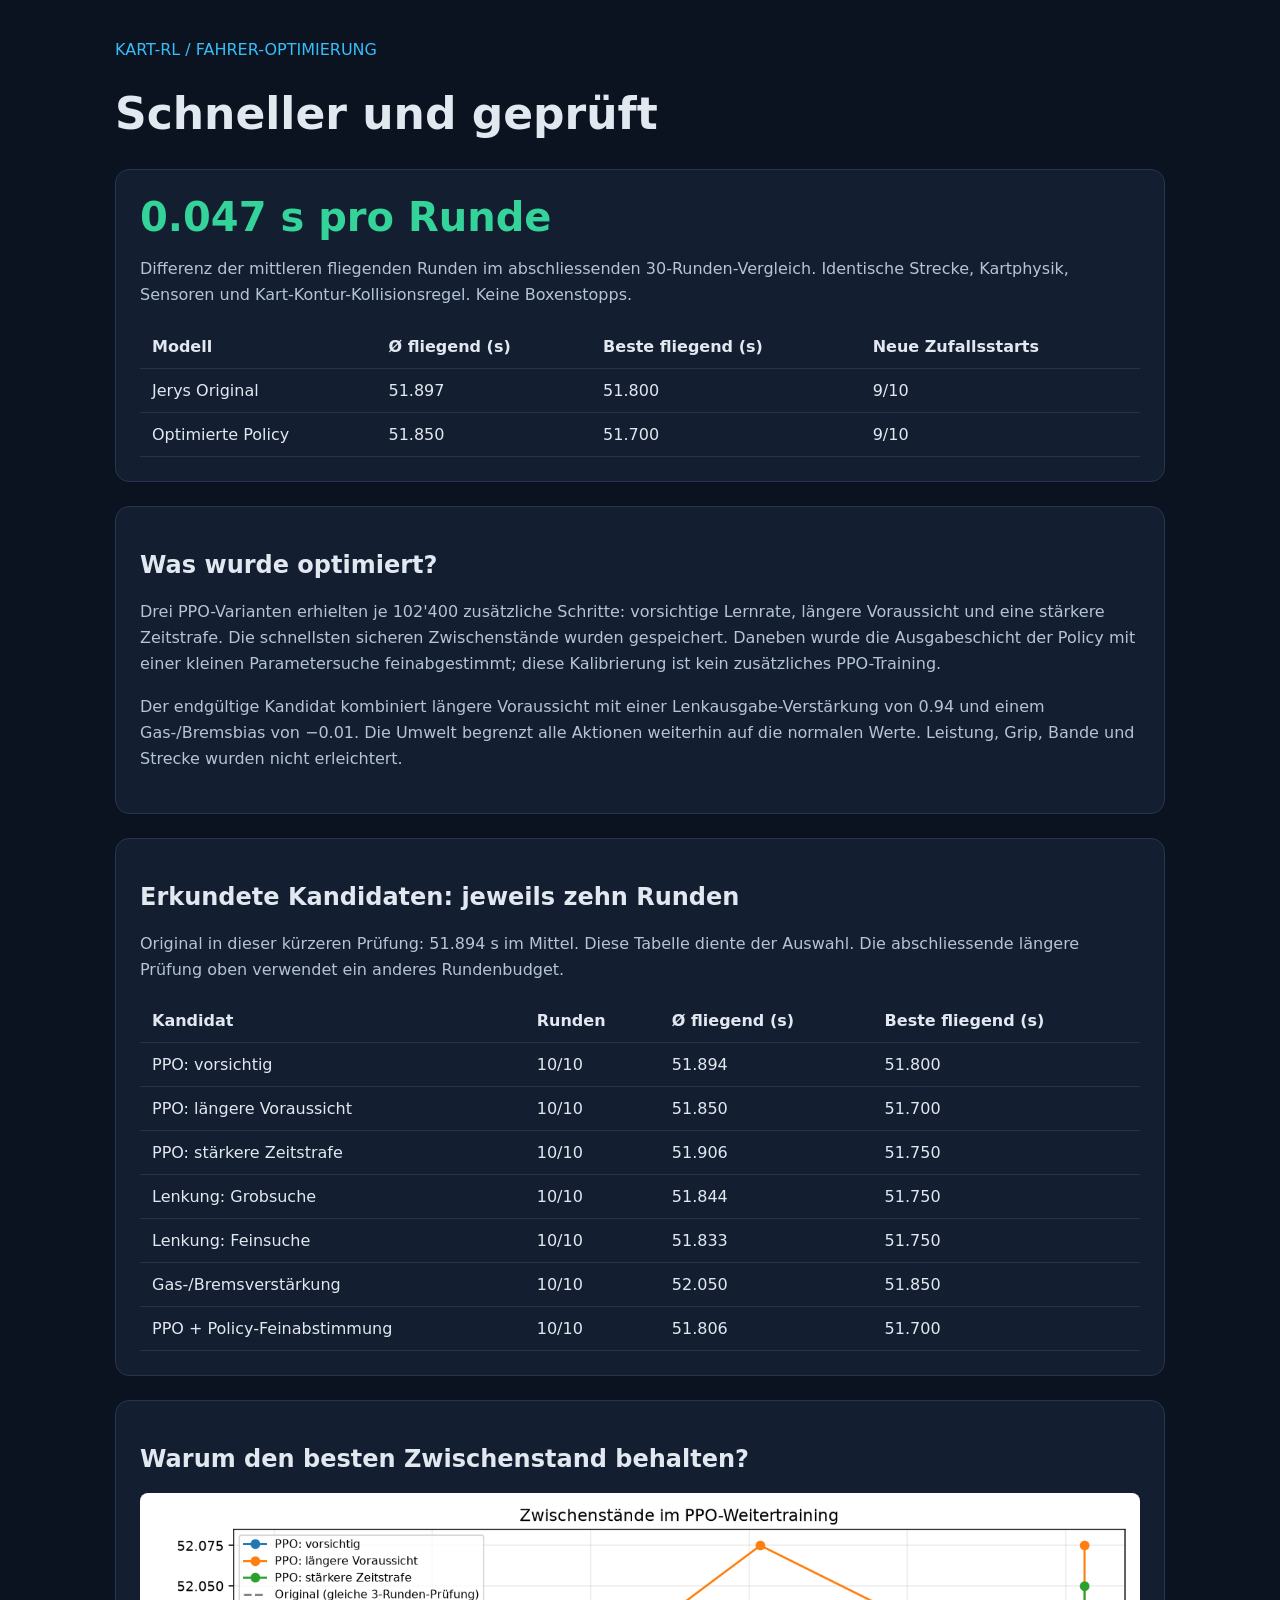
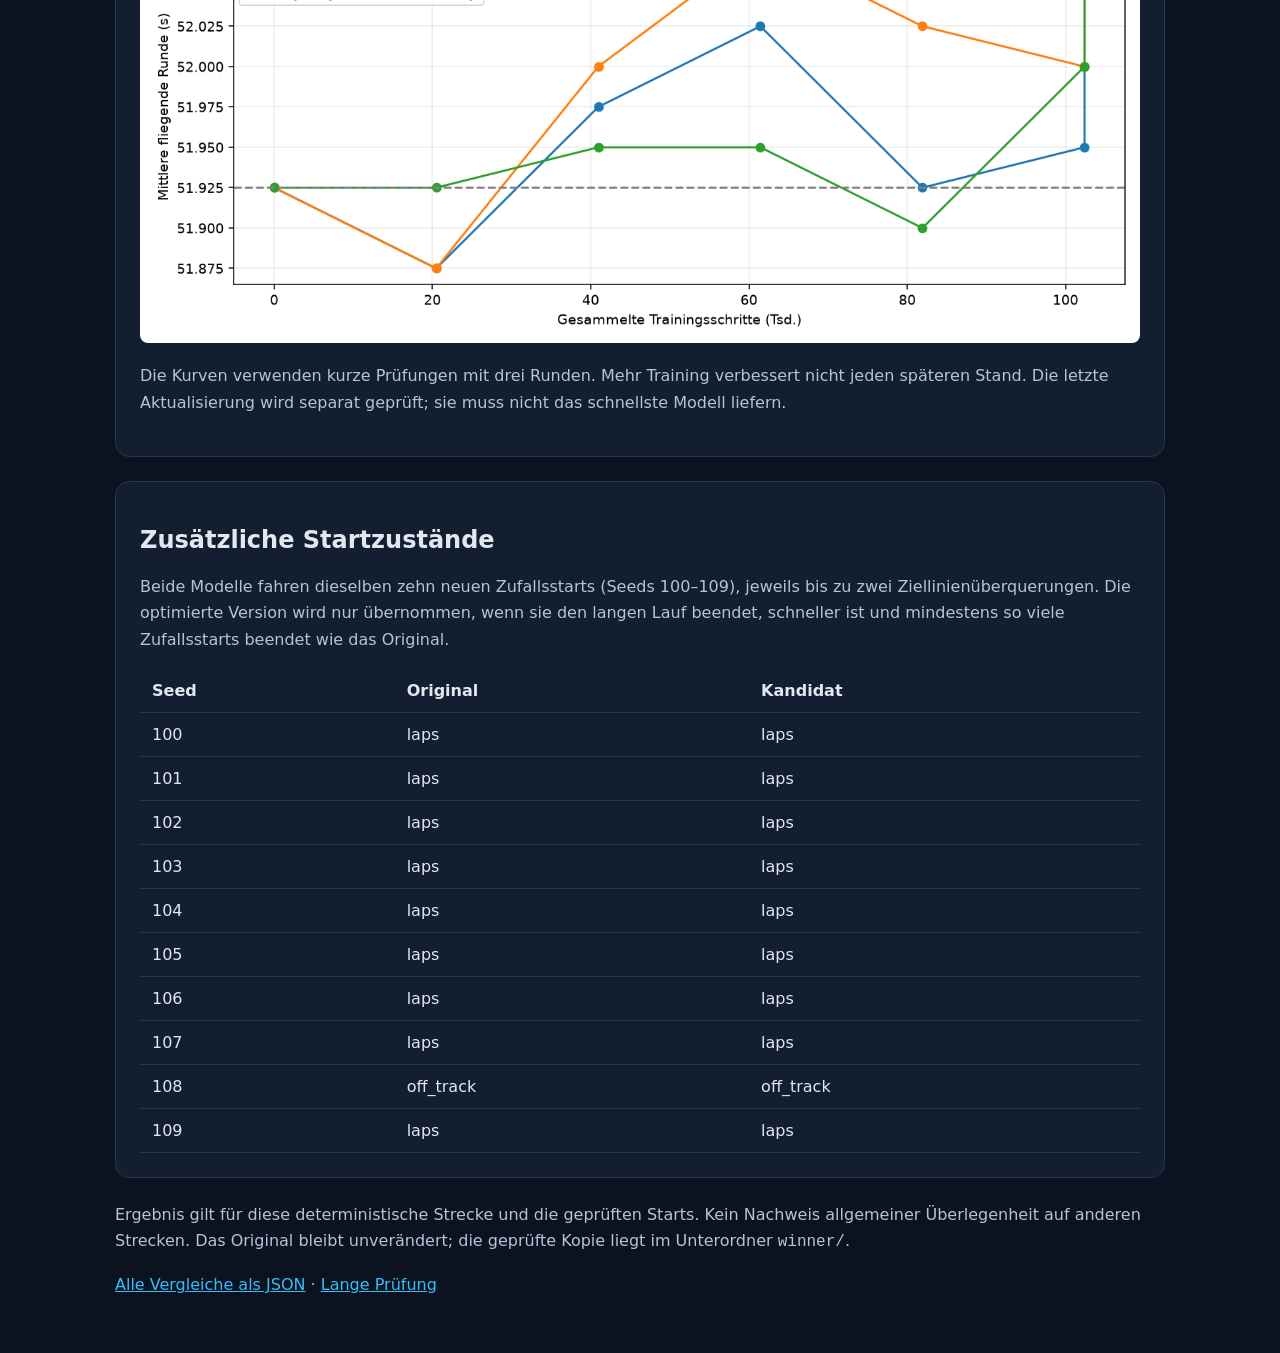
<file: runs/driver_validation_v1/index.html>
<!doctype html><html lang="de"><meta charset="utf-8"><meta name="viewport" content="width=device-width,initial-scale=1">
<title>Kart-RL · Optimierter Fahrer</title><style>body{margin:0;background:#0b1220;color:#e2e8f0;font:16px system-ui}
main{max-width:1050px;margin:auto;padding:40px 20px}h1{font-size:clamp(28px,5vw,44px)}p,li{line-height:1.65;color:#b5c4d8}
section{background:#131e30;border:1px solid #26354d;border-radius:14px;padding:24px;margin:24px 0;overflow:auto}
table{width:100%;border-collapse:collapse;white-space:nowrap}th,td{padding:12px;text-align:left;border-bottom:1px solid #26354d}
img{width:100%;border-radius:8px}a,.tag{color:#38bdf8}.gain{font-size:40px;font-weight:700;color:#34d399}
</style><main><div class="tag">KART-RL / FAHRER-OPTIMIERUNG</div><h1>Schneller und geprüft</h1>
<section><div class="gain">0.047 s pro Runde</div><p>Differenz der mittleren fliegenden Runden im abschliessenden
30-Runden-Vergleich. Identische Strecke, Kartphysik, Sensoren und Kart-Kontur-Kollisionsregel. Keine Boxenstopps.</p>
<table><tr><th>Modell</th><th>Ø fliegend (s)</th><th>Beste fliegend (s)</th><th>Neue Zufallsstarts</th></tr>
<tr><td>Jerys Original</td><td>51.897</td><td>51.800</td><td>9/10</td></tr>
<tr><td>Optimierte Policy</td><td>51.850</td><td>51.700</td><td>9/10</td></tr></table></section>
<section><h2>Was wurde optimiert?</h2><p>Drei PPO-Varianten erhielten je 102'400 zusätzliche Schritte: vorsichtige Lernrate,
längere Voraussicht und eine stärkere Zeitstrafe. Die schnellsten sicheren Zwischenstände wurden gespeichert.
Daneben wurde die Ausgabeschicht der Policy mit einer kleinen Parametersuche feinabgestimmt; diese Kalibrierung ist kein zusätzliches PPO-Training.</p>
<p>Der endgültige Kandidat kombiniert längere Voraussicht mit einer Lenkausgabe-Verstärkung von 0.94 und einem Gas-/Bremsbias von −0.01.
Die Umwelt begrenzt alle Aktionen weiterhin auf die normalen Werte. Leistung, Grip, Bande und Strecke wurden nicht erleichtert.</p></section>
<section><h2>Erkundete Kandidaten: jeweils zehn Runden</h2><p>Original in dieser kürzeren Prüfung: 51.894 s im Mittel.
Diese Tabelle diente der Auswahl. Die abschliessende längere Prüfung oben verwendet ein anderes Rundenbudget.</p>
<table><tr><th>Kandidat</th><th>Runden</th><th>Ø fliegend (s)</th><th>Beste fliegend (s)</th></tr><tr><td>PPO: vorsichtig</td><td>10/10</td><td>51.894</td><td>51.800</td></tr><tr><td>PPO: längere Voraussicht</td><td>10/10</td><td>51.850</td><td>51.700</td></tr><tr><td>PPO: stärkere Zeitstrafe</td><td>10/10</td><td>51.906</td><td>51.750</td></tr><tr><td>Lenkung: Grobsuche</td><td>10/10</td><td>51.844</td><td>51.750</td></tr><tr><td>Lenkung: Feinsuche</td><td>10/10</td><td>51.833</td><td>51.750</td></tr><tr><td>Gas-/Bremsverstärkung</td><td>10/10</td><td>52.050</td><td>51.850</td></tr><tr><td>PPO + Policy-Feinabstimmung</td><td>10/10</td><td>51.806</td><td>51.700</td></tr></table></section>
<section><h2>Warum den besten Zwischenstand behalten?</h2><img src="learning_curves.png" alt="Rundenzeiten während des PPO-Trainings">
<p>Die Kurven verwenden kurze Prüfungen mit drei Runden. Mehr Training verbessert nicht jeden späteren Stand.
Die letzte Aktualisierung wird separat geprüft; sie muss nicht das schnellste Modell liefern.</p></section>
<section><h2>Zusätzliche Startzustände</h2><p>Beide Modelle fahren dieselben zehn neuen Zufallsstarts (Seeds 100–109), jeweils bis zu zwei Ziellinienüberquerungen.
Die optimierte Version wird nur übernommen, wenn sie den langen Lauf beendet, schneller ist und mindestens so viele Zufallsstarts beendet wie das Original.</p>
<table><tr><th>Seed</th><th>Original</th><th>Kandidat</th></tr><tr><td>100</td><td>laps</td><td>laps</td></tr><tr><td>101</td><td>laps</td><td>laps</td></tr><tr><td>102</td><td>laps</td><td>laps</td></tr><tr><td>103</td><td>laps</td><td>laps</td></tr><tr><td>104</td><td>laps</td><td>laps</td></tr><tr><td>105</td><td>laps</td><td>laps</td></tr><tr><td>106</td><td>laps</td><td>laps</td></tr><tr><td>107</td><td>laps</td><td>laps</td></tr><tr><td>108</td><td>off_track</td><td>off_track</td></tr><tr><td>109</td><td>laps</td><td>laps</td></tr></table></section>
<p>Ergebnis gilt für diese deterministische Strecke und die geprüften Starts. Kein Nachweis allgemeiner Überlegenheit auf anderen Strecken.
Das Original bleibt unverändert; die geprüfte Kopie liegt im Unterordner <code>winner/</code>.</p>
<p><a href="optimization_summary.json">Alle Vergleiche als JSON</a> · <a href="comparison.json">Lange Prüfung</a></p></main></html>
</file>
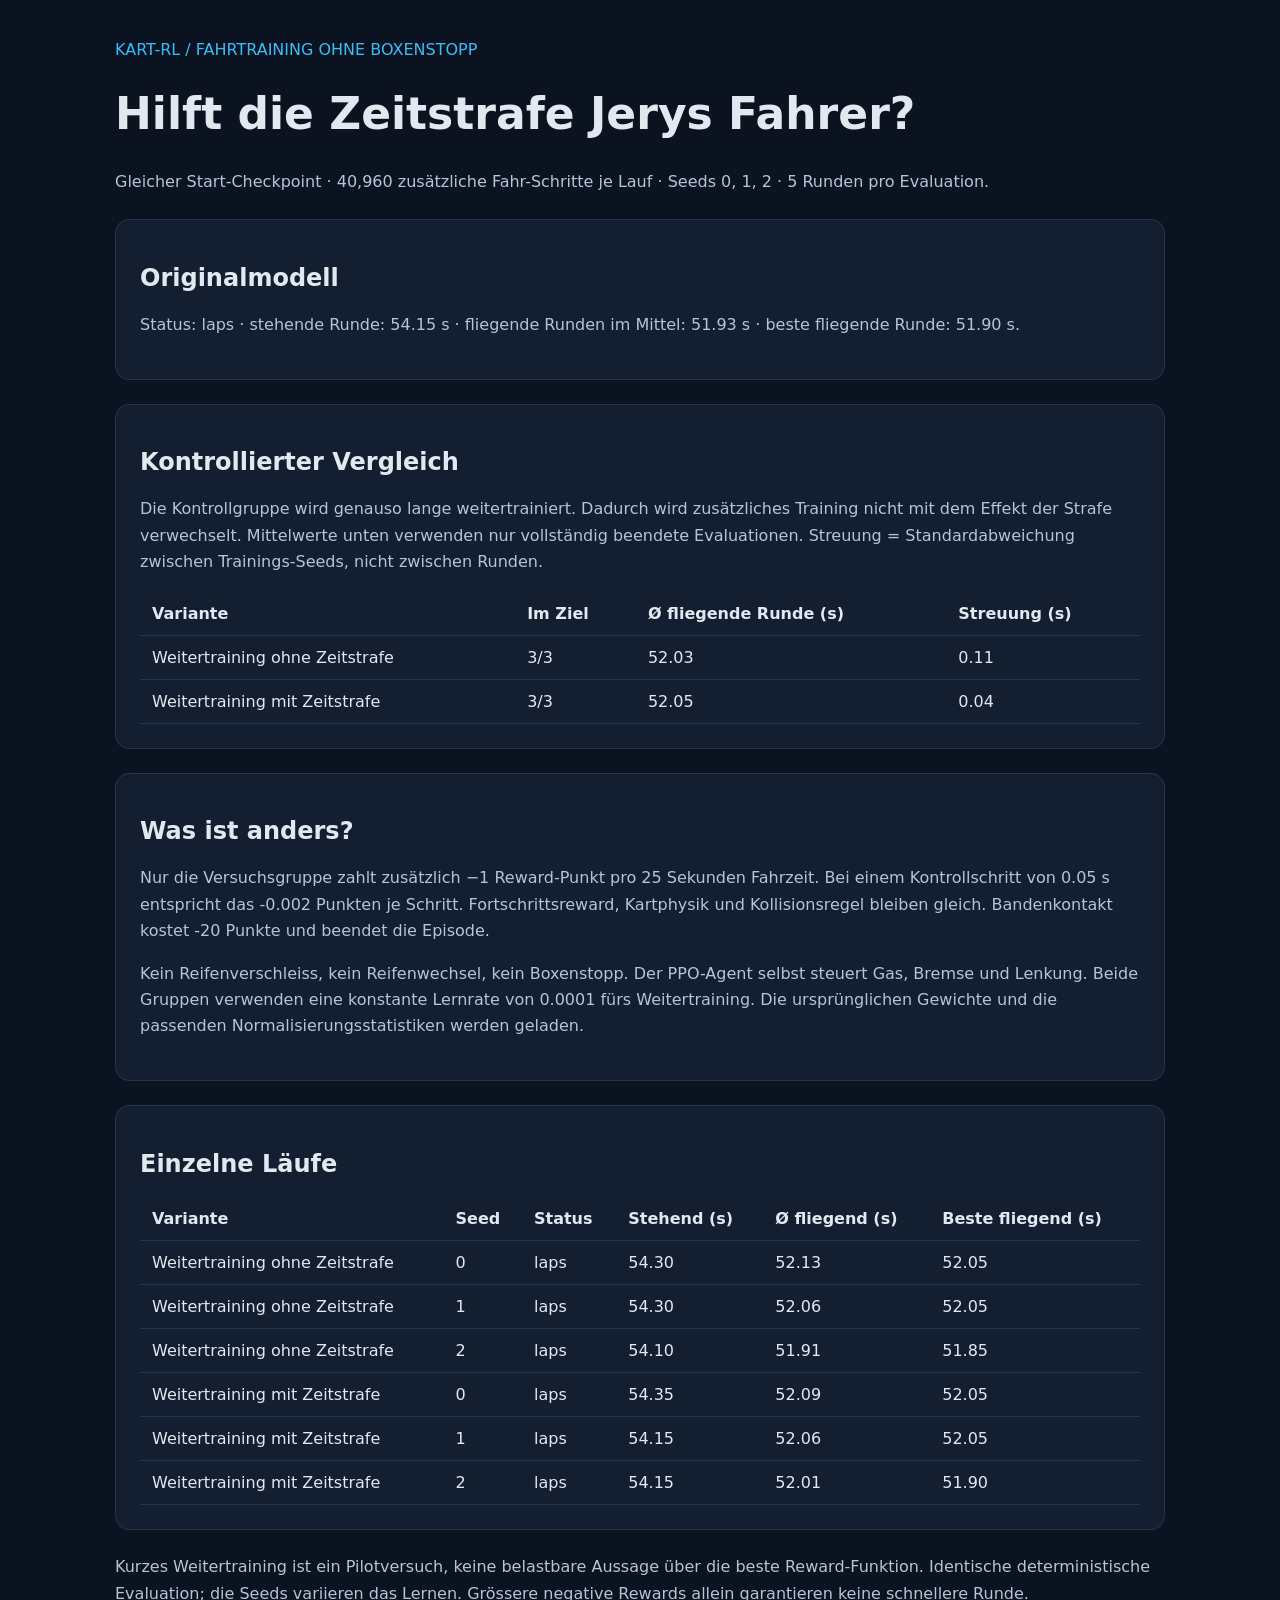
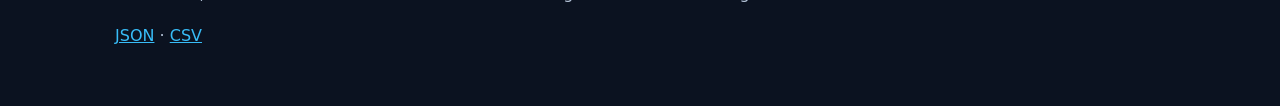
<file: runs/jery_driving_penalty/index.html>
<!doctype html><html lang="de"><meta charset="utf-8"><meta name="viewport" content="width=device-width,initial-scale=1">
<title>Kart-RL · Jerys Fahrmodell</title><style>body{margin:0;background:#0b1220;color:#e2e8f0;font:16px system-ui}
main{max-width:1050px;margin:auto;padding:40px 20px}h1{font-size:clamp(28px,5vw,44px)}p,li{color:#b5c4d8;line-height:1.65}
section{background:#131e30;border:1px solid #26354d;border-radius:14px;padding:24px;margin:24px 0;overflow:auto}
table{width:100%;border-collapse:collapse;white-space:nowrap}th,td{padding:12px;text-align:left;border-bottom:1px solid #26354d}a,.tag{color:#38bdf8}</style>
<main><div class="tag">KART-RL / FAHRTRAINING OHNE BOXENSTOPP</div><h1>Hilft die Zeitstrafe Jerys Fahrer?</h1>
<p>Gleicher Start-Checkpoint · 40,960 zusätzliche Fahr-Schritte je Lauf ·
Seeds 0, 1, 2 · 5 Runden pro Evaluation.</p>
<section><h2>Originalmodell</h2><p>Status: laps · stehende Runde:
54.15 s · fliegende Runden im Mittel: 51.93 s ·
beste fliegende Runde: 51.90 s.</p></section>
<section><h2>Kontrollierter Vergleich</h2><p>Die Kontrollgruppe wird genauso lange weitertrainiert.
Dadurch wird zusätzliches Training nicht mit dem Effekt der Strafe verwechselt. Mittelwerte unten verwenden nur vollständig beendete Evaluationen.
Streuung = Standardabweichung zwischen Trainings-Seeds, nicht zwischen Runden.</p>
<table><tr><th>Variante</th><th>Im Ziel</th><th>Ø fliegende Runde (s)</th><th>Streuung (s)</th></tr><tr><td>Weitertraining ohne Zeitstrafe</td><td>3/3</td><td>52.03</td><td>0.11</td></tr><tr><td>Weitertraining mit Zeitstrafe</td><td>3/3</td><td>52.05</td><td>0.04</td></tr></table></section>
<section><h2>Was ist anders?</h2><p>Nur die Versuchsgruppe zahlt zusätzlich −1 Reward-Punkt pro 25 Sekunden Fahrzeit.
Bei einem Kontrollschritt von 0.05 s entspricht das -0.002 Punkten je Schritt.
Fortschrittsreward, Kartphysik und Kollisionsregel bleiben gleich. Bandenkontakt kostet -20 Punkte und beendet die Episode.</p>
<p>Kein Reifenverschleiss, kein Reifenwechsel, kein Boxenstopp. Der PPO-Agent selbst steuert Gas, Bremse und Lenkung.
Beide Gruppen verwenden eine konstante Lernrate von 0.0001 fürs Weitertraining. Die ursprünglichen Gewichte und die passenden Normalisierungsstatistiken werden geladen.</p></section>
<section><h2>Einzelne Läufe</h2><table><tr><th>Variante</th><th>Seed</th><th>Status</th><th>Stehend (s)</th><th>Ø fliegend (s)</th><th>Beste fliegend (s)</th></tr><tr><td>Weitertraining ohne Zeitstrafe</td><td>0</td><td>laps</td><td>54.30</td><td>52.13</td><td>52.05</td></tr><tr><td>Weitertraining ohne Zeitstrafe</td><td>1</td><td>laps</td><td>54.30</td><td>52.06</td><td>52.05</td></tr><tr><td>Weitertraining ohne Zeitstrafe</td><td>2</td><td>laps</td><td>54.10</td><td>51.91</td><td>51.85</td></tr><tr><td>Weitertraining mit Zeitstrafe</td><td>0</td><td>laps</td><td>54.35</td><td>52.09</td><td>52.05</td></tr><tr><td>Weitertraining mit Zeitstrafe</td><td>1</td><td>laps</td><td>54.15</td><td>52.06</td><td>52.05</td></tr><tr><td>Weitertraining mit Zeitstrafe</td><td>2</td><td>laps</td><td>54.15</td><td>52.01</td><td>51.90</td></tr></table></section>
<p>Kurzes Weitertraining ist ein Pilotversuch, keine belastbare Aussage über die beste Reward-Funktion.
Identische deterministische Evaluation; die Seeds variieren das Lernen. Grössere negative Rewards allein garantieren keine schnellere Runde.</p>
<p><a href="comparison.json">JSON</a> · <a href="comparison.csv">CSV</a></p></main></html>
</file>
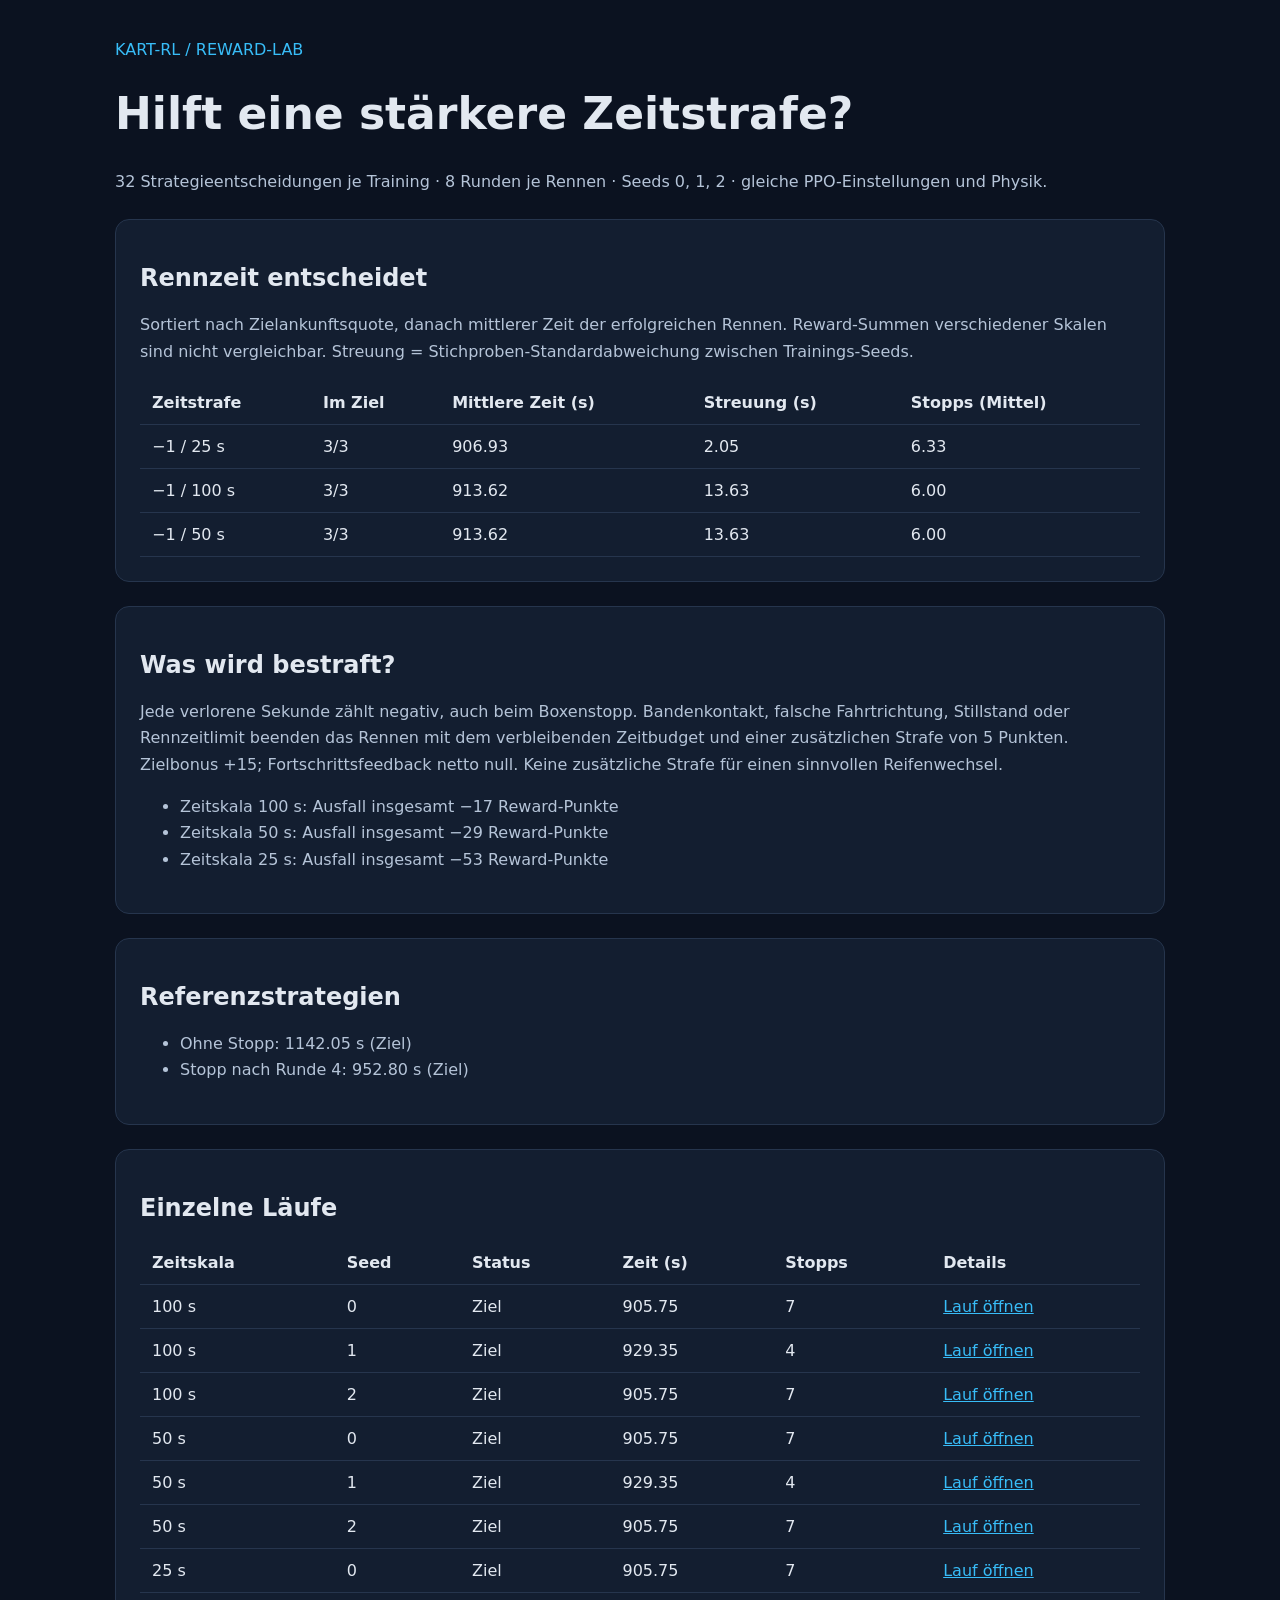
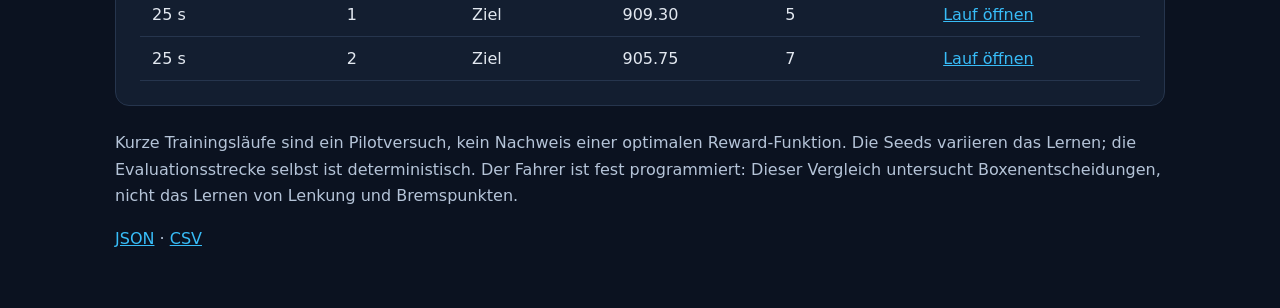
<file: runs/reward_comparison_pilot32/index.html>
<!doctype html><html lang="de"><meta charset="utf-8"><meta name="viewport" content="width=device-width,initial-scale=1">
<title>Kart-RL · Reward-Vergleich</title><style>
body{margin:0;background:#0b1220;color:#e2e8f0;font:16px system-ui}main{max-width:1050px;margin:auto;padding:40px 20px}
h1{font-size:clamp(28px,5vw,44px)}p,li{line-height:1.65;color:#b5c4d8}section{background:#131e30;padding:24px;border:1px solid #26354d;border-radius:14px;margin:24px 0;overflow:auto}
table{width:100%;border-collapse:collapse;white-space:nowrap}th,td{padding:12px;text-align:left;border-bottom:1px solid #26354d}a,.tag{color:#38bdf8}
</style><main><div class="tag">KART-RL / REWARD-LAB</div><h1>Hilft eine stärkere Zeitstrafe?</h1>
<p>32 Strategieentscheidungen je Training · 8 Runden je Rennen ·
Seeds 0, 1, 2 · gleiche PPO-Einstellungen und Physik.</p>
<section><h2>Rennzeit entscheidet</h2><p>Sortiert nach Zielankunftsquote, danach mittlerer Zeit der erfolgreichen Rennen.
Reward-Summen verschiedener Skalen sind nicht vergleichbar. Streuung = Stichproben-Standardabweichung zwischen Trainings-Seeds.</p>
<table><tr><th>Zeitstrafe</th><th>Im Ziel</th><th>Mittlere Zeit (s)</th><th>Streuung (s)</th><th>Stopps (Mittel)</th></tr><tr><td>−1 / 25 s</td><td>3/3</td><td>906.93</td><td>2.05</td><td>6.33</td></tr><tr><td>−1 / 100 s</td><td>3/3</td><td>913.62</td><td>13.63</td><td>6.00</td></tr><tr><td>−1 / 50 s</td><td>3/3</td><td>913.62</td><td>13.63</td><td>6.00</td></tr></table></section>
<section><h2>Was wird bestraft?</h2><p>Jede verlorene Sekunde zählt negativ, auch beim Boxenstopp.
Bandenkontakt, falsche Fahrtrichtung, Stillstand oder Rennzeitlimit beenden das Rennen mit dem verbleibenden Zeitbudget und einer zusätzlichen Strafe von 5 Punkten.
Zielbonus +15; Fortschrittsfeedback netto null. Keine zusätzliche Strafe für einen sinnvollen Reifenwechsel.</p><ul><li>Zeitskala 100 s: Ausfall insgesamt −17 Reward-Punkte</li><li>Zeitskala 50 s: Ausfall insgesamt −29 Reward-Punkte</li><li>Zeitskala 25 s: Ausfall insgesamt −53 Reward-Punkte</li></ul></section>
<section><h2>Referenzstrategien</h2><ul><li>Ohne Stopp: 1142.05 s (Ziel)</li><li>Stopp nach Runde 4: 952.80 s (Ziel)</li></ul></section>
<section><h2>Einzelne Läufe</h2><table><tr><th>Zeitskala</th><th>Seed</th><th>Status</th><th>Zeit (s)</th><th>Stopps</th><th>Details</th></tr><tr><td>100 s</td><td>0</td><td>Ziel</td><td>905.75</td><td>7</td><td><a href="scale_100_seed_0/evaluation/index.html">Lauf öffnen</a></td></tr><tr><td>100 s</td><td>1</td><td>Ziel</td><td>929.35</td><td>4</td><td><a href="scale_100_seed_1/evaluation/index.html">Lauf öffnen</a></td></tr><tr><td>100 s</td><td>2</td><td>Ziel</td><td>905.75</td><td>7</td><td><a href="scale_100_seed_2/evaluation/index.html">Lauf öffnen</a></td></tr><tr><td>50 s</td><td>0</td><td>Ziel</td><td>905.75</td><td>7</td><td><a href="scale_50_seed_0/evaluation/index.html">Lauf öffnen</a></td></tr><tr><td>50 s</td><td>1</td><td>Ziel</td><td>929.35</td><td>4</td><td><a href="scale_50_seed_1/evaluation/index.html">Lauf öffnen</a></td></tr><tr><td>50 s</td><td>2</td><td>Ziel</td><td>905.75</td><td>7</td><td><a href="scale_50_seed_2/evaluation/index.html">Lauf öffnen</a></td></tr><tr><td>25 s</td><td>0</td><td>Ziel</td><td>905.75</td><td>7</td><td><a href="scale_25_seed_0/evaluation/index.html">Lauf öffnen</a></td></tr><tr><td>25 s</td><td>1</td><td>Ziel</td><td>909.30</td><td>5</td><td><a href="scale_25_seed_1/evaluation/index.html">Lauf öffnen</a></td></tr><tr><td>25 s</td><td>2</td><td>Ziel</td><td>905.75</td><td>7</td><td><a href="scale_25_seed_2/evaluation/index.html">Lauf öffnen</a></td></tr></table></section>
<p>Kurze Trainingsläufe sind ein Pilotversuch, kein Nachweis einer optimalen Reward-Funktion.
Die Seeds variieren das Lernen; die Evaluationsstrecke selbst ist deterministisch. Der Fahrer ist fest programmiert:
Dieser Vergleich untersucht Boxenentscheidungen, nicht das Lernen von Lenkung und Bremspunkten.</p>
<p><a href="comparison.json">JSON</a> · <a href="comparison.csv">CSV</a></p></main></html>
</file>
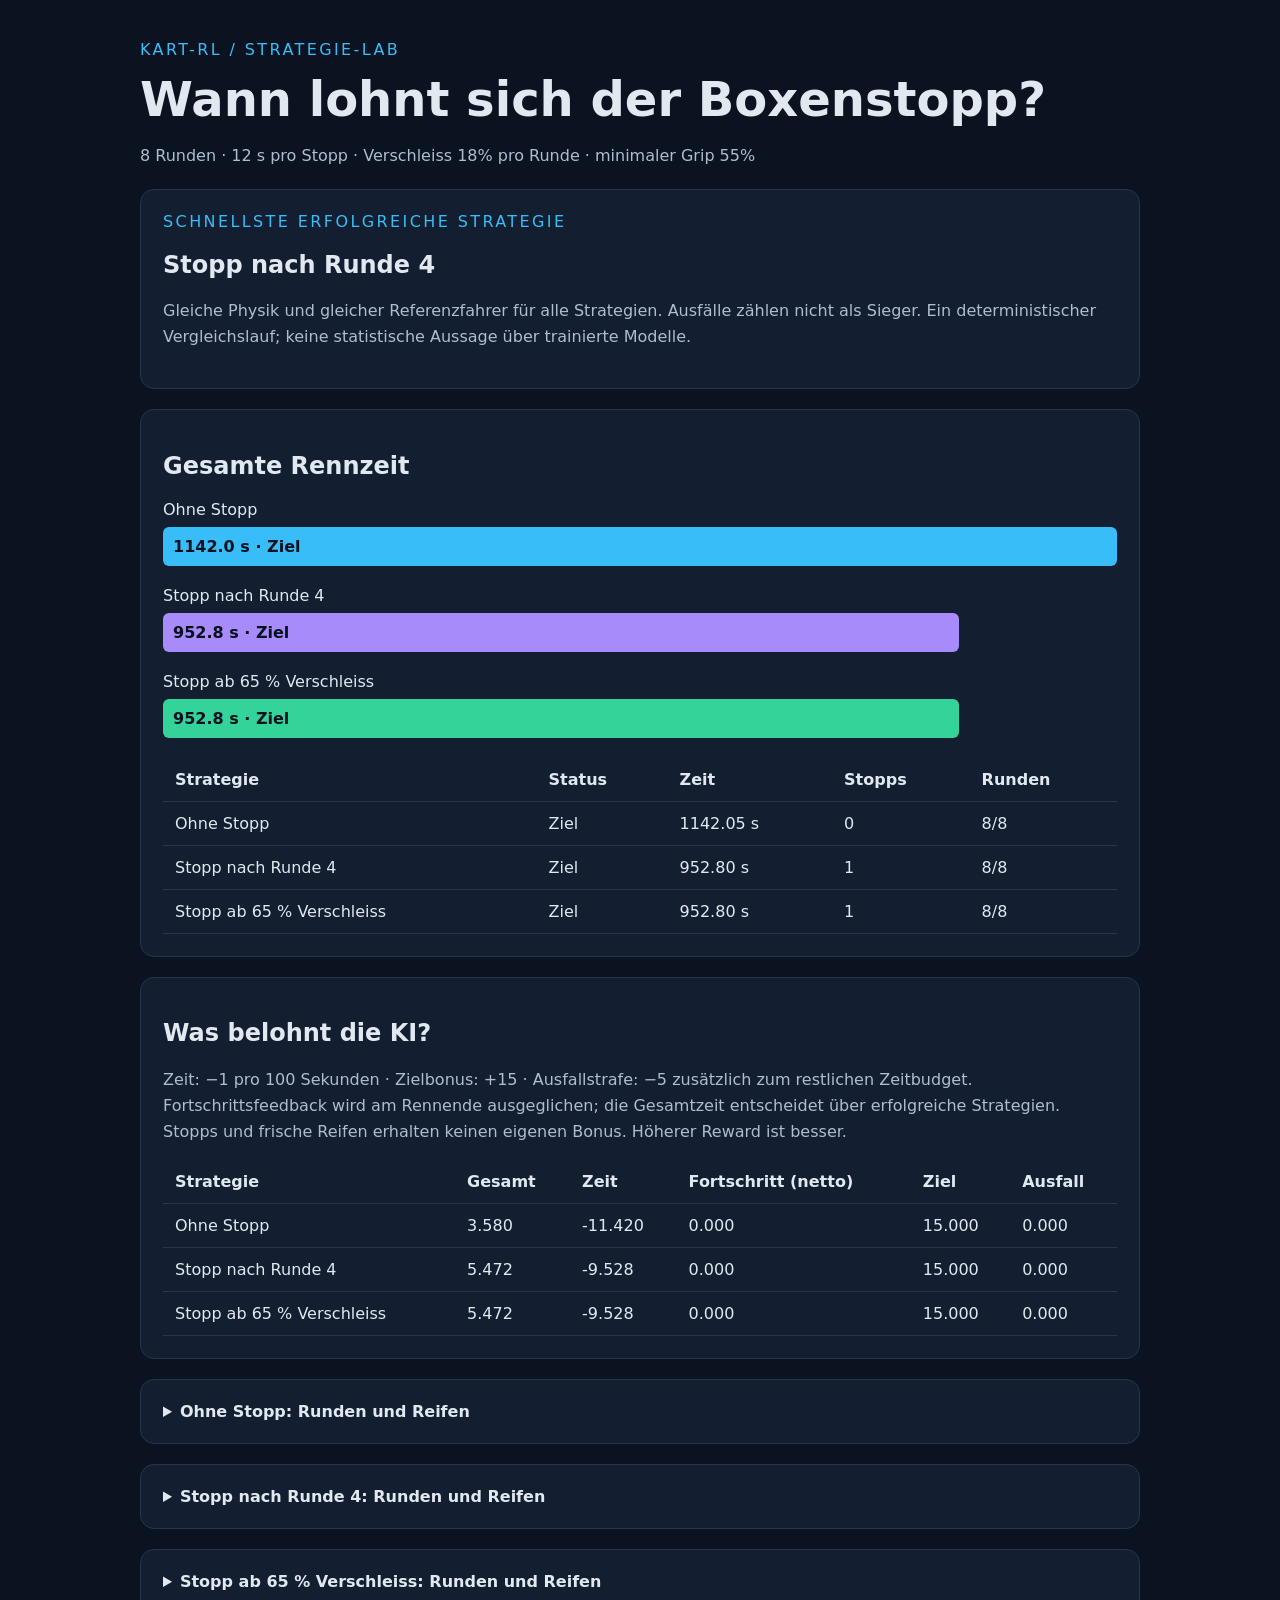
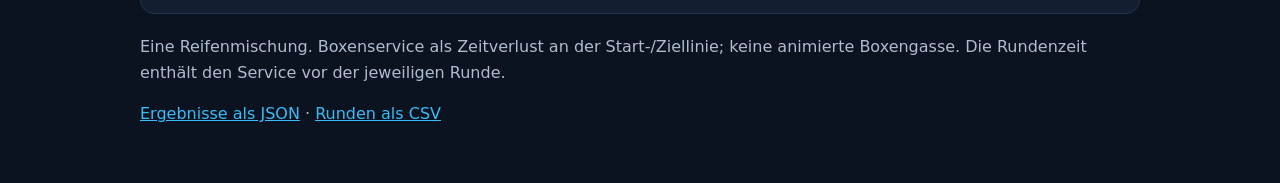
<file: runs/strategy_report/index.html>
<!doctype html><html lang="de"><meta charset="utf-8">
<meta name="viewport" content="width=device-width,initial-scale=1"><title>Kart-RL · Boxenstrategie</title>
<style>body{margin:0;background:#0b1220;color:#e2e8f0;font:16px system-ui}main{max-width:1000px;margin:auto;padding:40px 20px}
h1{font-size:clamp(28px,5vw,48px);margin:12px 0}p{color:#aebdd0;line-height:1.6}.tag{color:#38bdf8;letter-spacing:.15em}
section,details{background:#131e30;border:1px solid #26354d;border-radius:14px;padding:22px;margin:20px 0;overflow:auto}
table{width:100%;border-collapse:collapse;white-space:nowrap}td,th{text-align:left;padding:12px;border-bottom:1px solid #26354d}
.barrow{margin:20px 0}.barrow span{display:block;margin-bottom:8px}.bar{box-sizing:border-box;min-width:150px;padding:10px;border-radius:6px;color:#07111f;font-weight:650}
summary{cursor:pointer;font-weight:650}a{color:#38bdf8}</style><main><div class="tag">KART-RL / STRATEGIE-LAB</div>
<h1>Wann lohnt sich der Boxenstopp?</h1><p>8 Runden · 12 s pro Stopp ·
Verschleiss 18% pro Runde · minimaler Grip 55%</p>
<section><div class="tag">SCHNELLSTE ERFOLGREICHE STRATEGIE</div><h2>Stopp nach Runde 4</h2>
<p>Gleiche Physik und gleicher Referenzfahrer für alle Strategien. Ausfälle zählen nicht als Sieger.
Ein deterministischer Vergleichslauf; keine statistische Aussage über trainierte Modelle.</p></section>
<section><h2>Gesamte Rennzeit</h2><div class="barrow"><span>Ohne Stopp</span><div class="bar" style="width:100.00%;background:#38bdf8">1142.0 s · Ziel</div></div><div class="barrow"><span>Stopp nach Runde 4</span><div class="bar" style="width:83.43%;background:#a78bfa">952.8 s · Ziel</div></div><div class="barrow"><span>Stopp ab 65 % Verschleiss</span><div class="bar" style="width:83.43%;background:#34d399">952.8 s · Ziel</div></div><table><tr><th>Strategie</th><th>Status</th><th>Zeit</th>
<th>Stopps</th><th>Runden</th></tr><tr><td>Ohne Stopp</td><td>Ziel</td><td>1142.05 s</td><td>0</td><td>8/8</td></tr><tr><td>Stopp nach Runde 4</td><td>Ziel</td><td>952.80 s</td><td>1</td><td>8/8</td></tr><tr><td>Stopp ab 65 % Verschleiss</td><td>Ziel</td><td>952.80 s</td><td>1</td><td>8/8</td></tr></table></section>
<section><h2>Was belohnt die KI?</h2><p>Zeit: −1 pro 100 Sekunden ·
Zielbonus: +15 · Ausfallstrafe: −5 zusätzlich zum restlichen Zeitbudget.
Fortschrittsfeedback wird am Rennende ausgeglichen; die Gesamtzeit entscheidet über erfolgreiche Strategien.
Stopps und frische Reifen erhalten keinen eigenen Bonus. Höherer Reward ist besser.</p>
<table><tr><th>Strategie</th><th>Gesamt</th><th>Zeit</th><th>Fortschritt (netto)</th><th>Ziel</th><th>Ausfall</th></tr>
<tr><td>Ohne Stopp</td><td>3.580</td><td>-11.420</td><td>0.000</td><td>15.000</td><td>0.000</td></tr><tr><td>Stopp nach Runde 4</td><td>5.472</td><td>-9.528</td><td>0.000</td><td>15.000</td><td>0.000</td></tr><tr><td>Stopp ab 65 % Verschleiss</td><td>5.472</td><td>-9.528</td><td>0.000</td><td>15.000</td><td>0.000</td></tr></table></section><details><summary>Ohne Stopp: Runden und Reifen</summary><table><tr><th>Runde</th><th>Zeit inkl. Stopp</th><th>Stopp</th><th>Verschleiss</th><th>Abgeschlossen</th><th>Reward</th></tr><tr><td>1</td><td>103.90 s</td><td>–</td><td>18%</td><td>Ja</td><td>-0.789</td></tr><tr><td>2</td><td>111.05 s</td><td>–</td><td>36%</td><td>Ja</td><td>-0.861</td></tr><tr><td>3</td><td>121.55 s</td><td>–</td><td>54%</td><td>Ja</td><td>-0.966</td></tr><tr><td>4</td><td>134.55 s</td><td>–</td><td>72%</td><td>Ja</td><td>-1.096</td></tr><tr><td>5</td><td>151.40 s</td><td>–</td><td>90%</td><td>Ja</td><td>-1.264</td></tr><tr><td>6</td><td>170.80 s</td><td>–</td><td>100%</td><td>Ja</td><td>-1.458</td></tr><tr><td>7</td><td>174.40 s</td><td>–</td><td>100%</td><td>Ja</td><td>-1.494</td></tr><tr><td>8</td><td>174.40 s</td><td>–</td><td>100%</td><td>Ja</td><td>11.506</td></tr></table></details><details><summary>Stopp nach Runde 4: Runden und Reifen</summary><table><tr><th>Runde</th><th>Zeit inkl. Stopp</th><th>Stopp</th><th>Verschleiss</th><th>Abgeschlossen</th><th>Reward</th></tr><tr><td>1</td><td>103.90 s</td><td>–</td><td>18%</td><td>Ja</td><td>-0.789</td></tr><tr><td>2</td><td>111.05 s</td><td>–</td><td>36%</td><td>Ja</td><td>-0.861</td></tr><tr><td>3</td><td>121.55 s</td><td>–</td><td>54%</td><td>Ja</td><td>-0.966</td></tr><tr><td>4</td><td>134.55 s</td><td>–</td><td>72%</td><td>Ja</td><td>-1.096</td></tr><tr><td>5</td><td>114.65 s</td><td>Ja</td><td>18%</td><td>Ja</td><td>-0.896</td></tr><tr><td>6</td><td>111.05 s</td><td>–</td><td>36%</td><td>Ja</td><td>-0.860</td></tr><tr><td>7</td><td>121.55 s</td><td>–</td><td>54%</td><td>Ja</td><td>-0.965</td></tr><tr><td>8</td><td>134.50 s</td><td>–</td><td>72%</td><td>Ja</td><td>11.905</td></tr></table></details><details><summary>Stopp ab 65 % Verschleiss: Runden und Reifen</summary><table><tr><th>Runde</th><th>Zeit inkl. Stopp</th><th>Stopp</th><th>Verschleiss</th><th>Abgeschlossen</th><th>Reward</th></tr><tr><td>1</td><td>103.90 s</td><td>–</td><td>18%</td><td>Ja</td><td>-0.789</td></tr><tr><td>2</td><td>111.05 s</td><td>–</td><td>36%</td><td>Ja</td><td>-0.861</td></tr><tr><td>3</td><td>121.55 s</td><td>–</td><td>54%</td><td>Ja</td><td>-0.966</td></tr><tr><td>4</td><td>134.55 s</td><td>–</td><td>72%</td><td>Ja</td><td>-1.096</td></tr><tr><td>5</td><td>114.65 s</td><td>Ja</td><td>18%</td><td>Ja</td><td>-0.896</td></tr><tr><td>6</td><td>111.05 s</td><td>–</td><td>36%</td><td>Ja</td><td>-0.860</td></tr><tr><td>7</td><td>121.55 s</td><td>–</td><td>54%</td><td>Ja</td><td>-0.965</td></tr><tr><td>8</td><td>134.50 s</td><td>–</td><td>72%</td><td>Ja</td><td>11.905</td></tr></table></details>
<p>Eine Reifenmischung. Boxenservice als Zeitverlust an der Start-/Ziellinie; keine animierte Boxengasse.
Die Rundenzeit enthält den Service vor der jeweiligen Runde.</p>
<p><a href="results.json">Ergebnisse als JSON</a> · <a href="laps.csv">Runden als CSV</a></p></main></html>
</file>
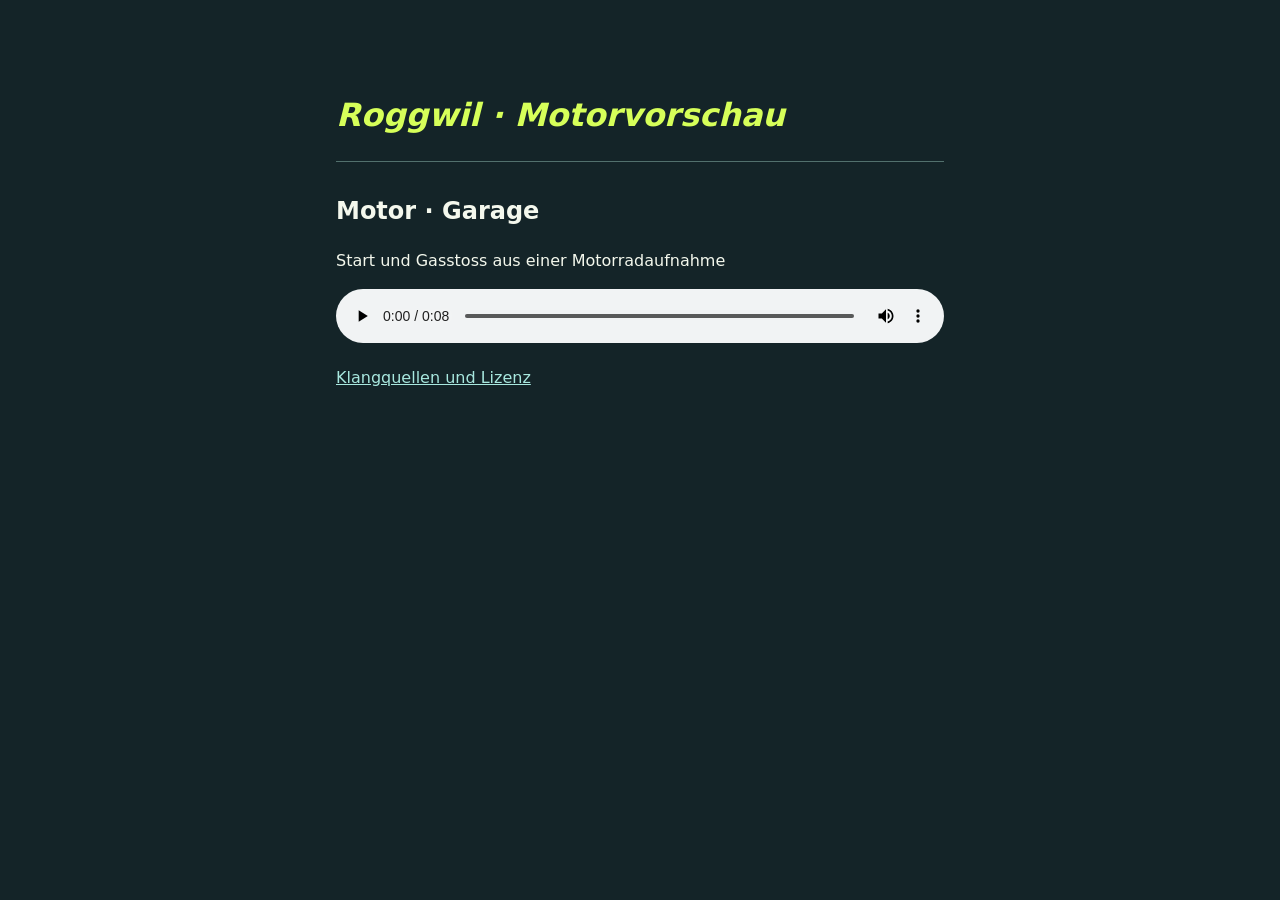
<file: viewer/audio/index.html>
<!doctype html><html lang="de"><meta charset="utf-8"><meta name="viewport" content="width=device-width,initial-scale=1"><title>Roggwil · Motorvorschau</title>
<style>body{color:#f4f8ed;background:#142428;font:16px/1.5 system-ui;max-width:38rem;margin:6vh auto;padding:1rem}h1{font-style:italic;color:#d6ff59}section{padding:.7rem 0 1rem;border-top:1px solid #52706d}audio{width:100%}a{color:#a8e8df}</style>
<h1>Roggwil · Motorvorschau</h1>
<section><h2>Motor · Garage</h2><p>Start und Gasstoss aus einer Motorradaufnahme</p><audio controls preload="metadata" src="motor-garage.wav"></audio></section>
<a href="CREDITS.txt">Klangquellen und Lizenz</a>
<script>for(const player of document.querySelectorAll('audio'))player.onplay=()=>{for(const other of document.querySelectorAll('audio'))if(other!==player)other.pause()};</script></html>
</file>
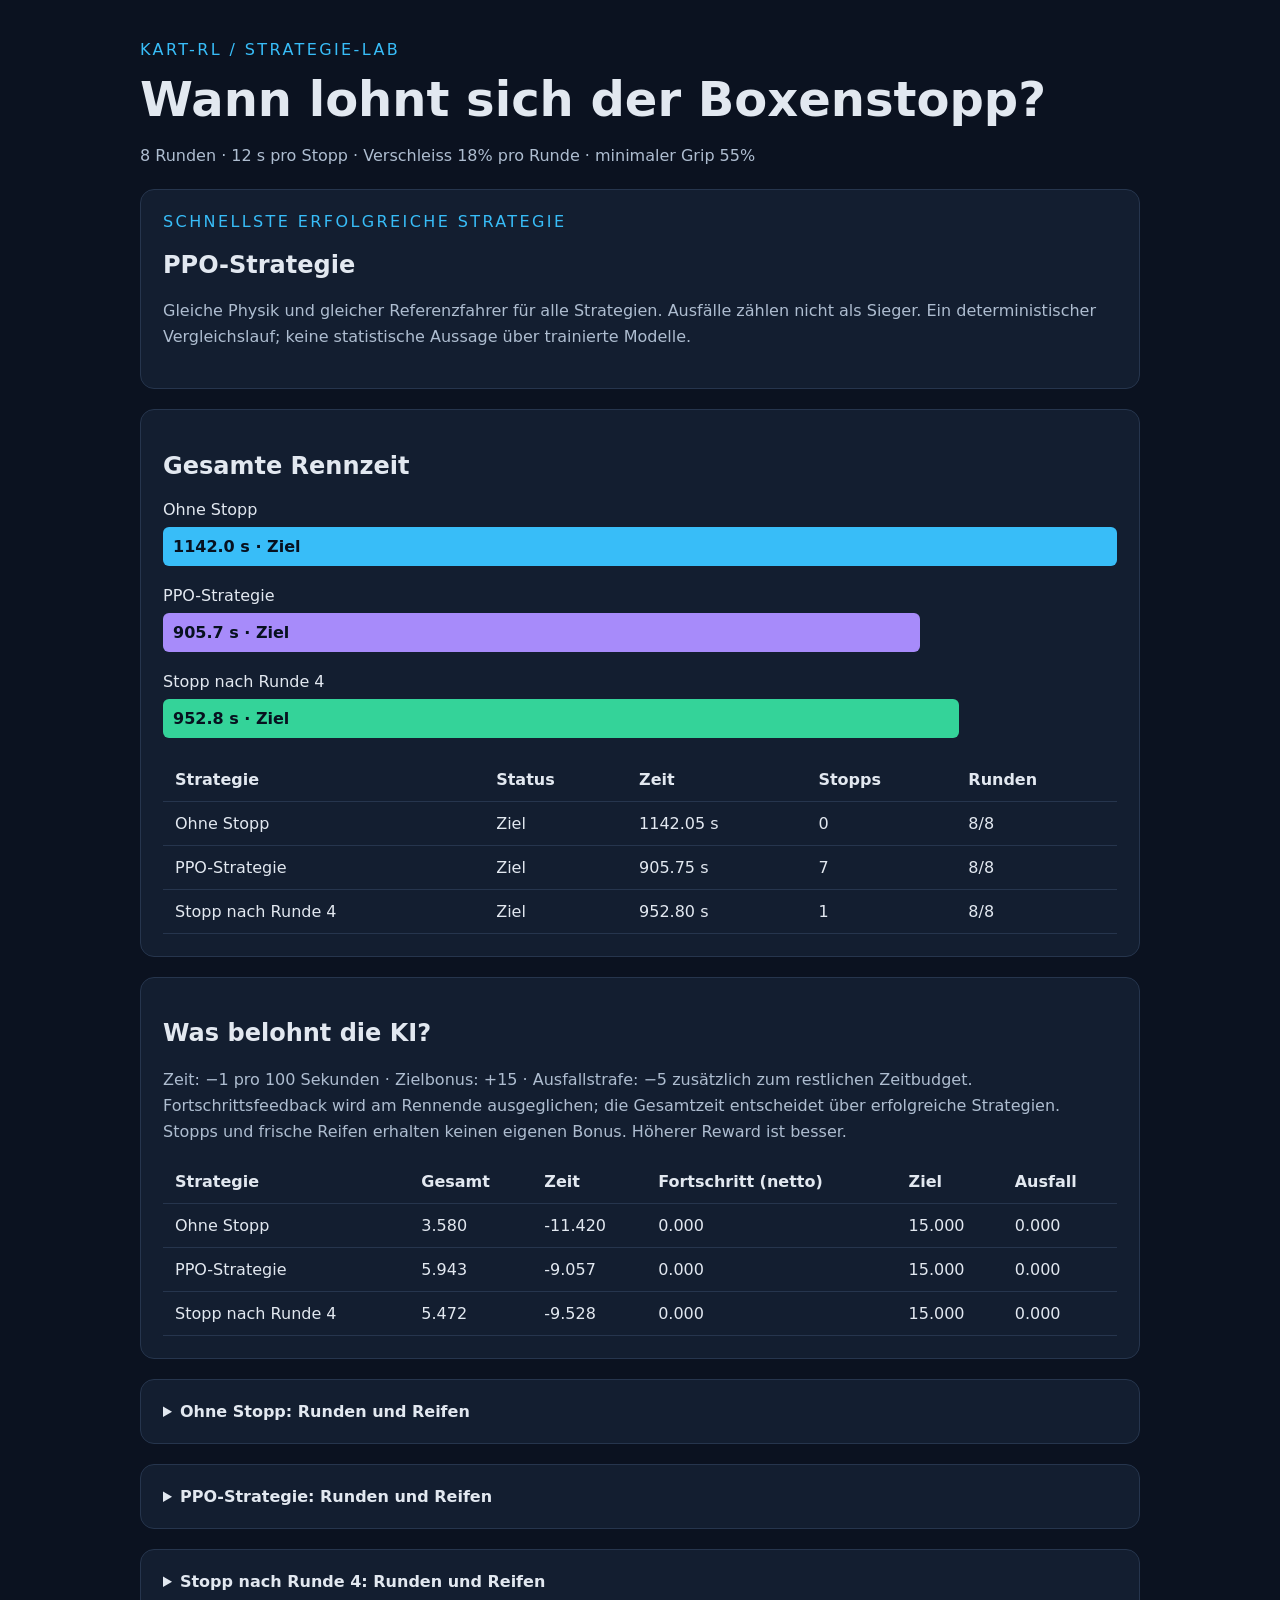
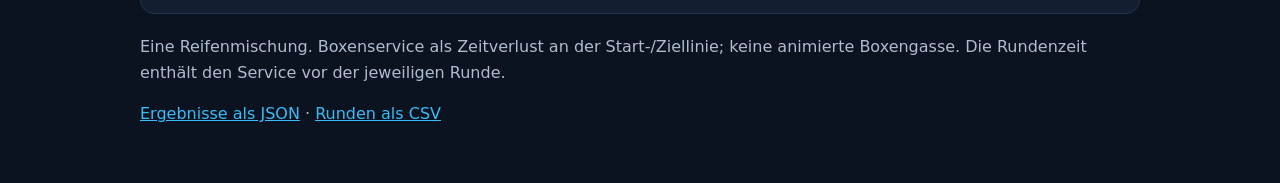
<file: runs/strategy_reward_pilot/evaluation/index.html>
<!doctype html><html lang="de"><meta charset="utf-8">
<meta name="viewport" content="width=device-width,initial-scale=1"><title>Kart-RL · Boxenstrategie</title>
<style>body{margin:0;background:#0b1220;color:#e2e8f0;font:16px system-ui}main{max-width:1000px;margin:auto;padding:40px 20px}
h1{font-size:clamp(28px,5vw,48px);margin:12px 0}p{color:#aebdd0;line-height:1.6}.tag{color:#38bdf8;letter-spacing:.15em}
section,details{background:#131e30;border:1px solid #26354d;border-radius:14px;padding:22px;margin:20px 0;overflow:auto}
table{width:100%;border-collapse:collapse;white-space:nowrap}td,th{text-align:left;padding:12px;border-bottom:1px solid #26354d}
.barrow{margin:20px 0}.barrow span{display:block;margin-bottom:8px}.bar{box-sizing:border-box;min-width:150px;padding:10px;border-radius:6px;color:#07111f;font-weight:650}
summary{cursor:pointer;font-weight:650}a{color:#38bdf8}</style><main><div class="tag">KART-RL / STRATEGIE-LAB</div>
<h1>Wann lohnt sich der Boxenstopp?</h1><p>8 Runden · 12 s pro Stopp ·
Verschleiss 18% pro Runde · minimaler Grip 55%</p>
<section><div class="tag">SCHNELLSTE ERFOLGREICHE STRATEGIE</div><h2>PPO-Strategie</h2>
<p>Gleiche Physik und gleicher Referenzfahrer für alle Strategien. Ausfälle zählen nicht als Sieger.
Ein deterministischer Vergleichslauf; keine statistische Aussage über trainierte Modelle.</p></section>
<section><h2>Gesamte Rennzeit</h2><div class="barrow"><span>Ohne Stopp</span><div class="bar" style="width:100.00%;background:#38bdf8">1142.0 s · Ziel</div></div><div class="barrow"><span>PPO-Strategie</span><div class="bar" style="width:79.31%;background:#a78bfa">905.7 s · Ziel</div></div><div class="barrow"><span>Stopp nach Runde 4</span><div class="bar" style="width:83.43%;background:#34d399">952.8 s · Ziel</div></div><table><tr><th>Strategie</th><th>Status</th><th>Zeit</th>
<th>Stopps</th><th>Runden</th></tr><tr><td>Ohne Stopp</td><td>Ziel</td><td>1142.05 s</td><td>0</td><td>8/8</td></tr><tr><td>PPO-Strategie</td><td>Ziel</td><td>905.75 s</td><td>7</td><td>8/8</td></tr><tr><td>Stopp nach Runde 4</td><td>Ziel</td><td>952.80 s</td><td>1</td><td>8/8</td></tr></table></section>
<section><h2>Was belohnt die KI?</h2><p>Zeit: −1 pro 100 Sekunden ·
Zielbonus: +15 · Ausfallstrafe: −5 zusätzlich zum restlichen Zeitbudget.
Fortschrittsfeedback wird am Rennende ausgeglichen; die Gesamtzeit entscheidet über erfolgreiche Strategien.
Stopps und frische Reifen erhalten keinen eigenen Bonus. Höherer Reward ist besser.</p>
<table><tr><th>Strategie</th><th>Gesamt</th><th>Zeit</th><th>Fortschritt (netto)</th><th>Ziel</th><th>Ausfall</th></tr>
<tr><td>Ohne Stopp</td><td>3.580</td><td>-11.420</td><td>0.000</td><td>15.000</td><td>0.000</td></tr><tr><td>PPO-Strategie</td><td>5.943</td><td>-9.057</td><td>0.000</td><td>15.000</td><td>0.000</td></tr><tr><td>Stopp nach Runde 4</td><td>5.472</td><td>-9.528</td><td>0.000</td><td>15.000</td><td>0.000</td></tr></table></section><details><summary>Ohne Stopp: Runden und Reifen</summary><table><tr><th>Runde</th><th>Zeit inkl. Stopp</th><th>Stopp</th><th>Verschleiss</th><th>Abgeschlossen</th><th>Reward</th></tr><tr><td>1</td><td>103.90 s</td><td>–</td><td>18%</td><td>Ja</td><td>-0.789</td></tr><tr><td>2</td><td>111.05 s</td><td>–</td><td>36%</td><td>Ja</td><td>-0.861</td></tr><tr><td>3</td><td>121.55 s</td><td>–</td><td>54%</td><td>Ja</td><td>-0.966</td></tr><tr><td>4</td><td>134.55 s</td><td>–</td><td>72%</td><td>Ja</td><td>-1.096</td></tr><tr><td>5</td><td>151.40 s</td><td>–</td><td>90%</td><td>Ja</td><td>-1.264</td></tr><tr><td>6</td><td>170.80 s</td><td>–</td><td>100%</td><td>Ja</td><td>-1.458</td></tr><tr><td>7</td><td>174.40 s</td><td>–</td><td>100%</td><td>Ja</td><td>-1.494</td></tr><tr><td>8</td><td>174.40 s</td><td>–</td><td>100%</td><td>Ja</td><td>11.506</td></tr></table></details><details><summary>PPO-Strategie: Runden und Reifen</summary><table><tr><th>Runde</th><th>Zeit inkl. Stopp</th><th>Stopp</th><th>Verschleiss</th><th>Abgeschlossen</th><th>Reward</th></tr><tr><td>1</td><td>103.90 s</td><td>–</td><td>18%</td><td>Ja</td><td>-0.789</td></tr><tr><td>2</td><td>114.55 s</td><td>Ja</td><td>18%</td><td>Ja</td><td>-0.896</td></tr><tr><td>3</td><td>114.55 s</td><td>Ja</td><td>18%</td><td>Ja</td><td>-0.896</td></tr><tr><td>4</td><td>114.55 s</td><td>Ja</td><td>18%</td><td>Ja</td><td>-0.896</td></tr><tr><td>5</td><td>114.55 s</td><td>Ja</td><td>18%</td><td>Ja</td><td>-0.895</td></tr><tr><td>6</td><td>114.55 s</td><td>Ja</td><td>18%</td><td>Ja</td><td>-0.895</td></tr><tr><td>7</td><td>114.55 s</td><td>Ja</td><td>18%</td><td>Ja</td><td>-0.895</td></tr><tr><td>8</td><td>114.55 s</td><td>Ja</td><td>18%</td><td>Ja</td><td>12.105</td></tr></table></details><details><summary>Stopp nach Runde 4: Runden und Reifen</summary><table><tr><th>Runde</th><th>Zeit inkl. Stopp</th><th>Stopp</th><th>Verschleiss</th><th>Abgeschlossen</th><th>Reward</th></tr><tr><td>1</td><td>103.90 s</td><td>–</td><td>18%</td><td>Ja</td><td>-0.789</td></tr><tr><td>2</td><td>111.05 s</td><td>–</td><td>36%</td><td>Ja</td><td>-0.861</td></tr><tr><td>3</td><td>121.55 s</td><td>–</td><td>54%</td><td>Ja</td><td>-0.966</td></tr><tr><td>4</td><td>134.55 s</td><td>–</td><td>72%</td><td>Ja</td><td>-1.096</td></tr><tr><td>5</td><td>114.65 s</td><td>Ja</td><td>18%</td><td>Ja</td><td>-0.896</td></tr><tr><td>6</td><td>111.05 s</td><td>–</td><td>36%</td><td>Ja</td><td>-0.860</td></tr><tr><td>7</td><td>121.55 s</td><td>–</td><td>54%</td><td>Ja</td><td>-0.965</td></tr><tr><td>8</td><td>134.50 s</td><td>–</td><td>72%</td><td>Ja</td><td>11.905</td></tr></table></details>
<p>Eine Reifenmischung. Boxenservice als Zeitverlust an der Start-/Ziellinie; keine animierte Boxengasse.
Die Rundenzeit enthält den Service vor der jeweiligen Runde.</p>
<p><a href="results.json">Ergebnisse als JSON</a> · <a href="laps.csv">Runden als CSV</a></p></main></html>
</file>
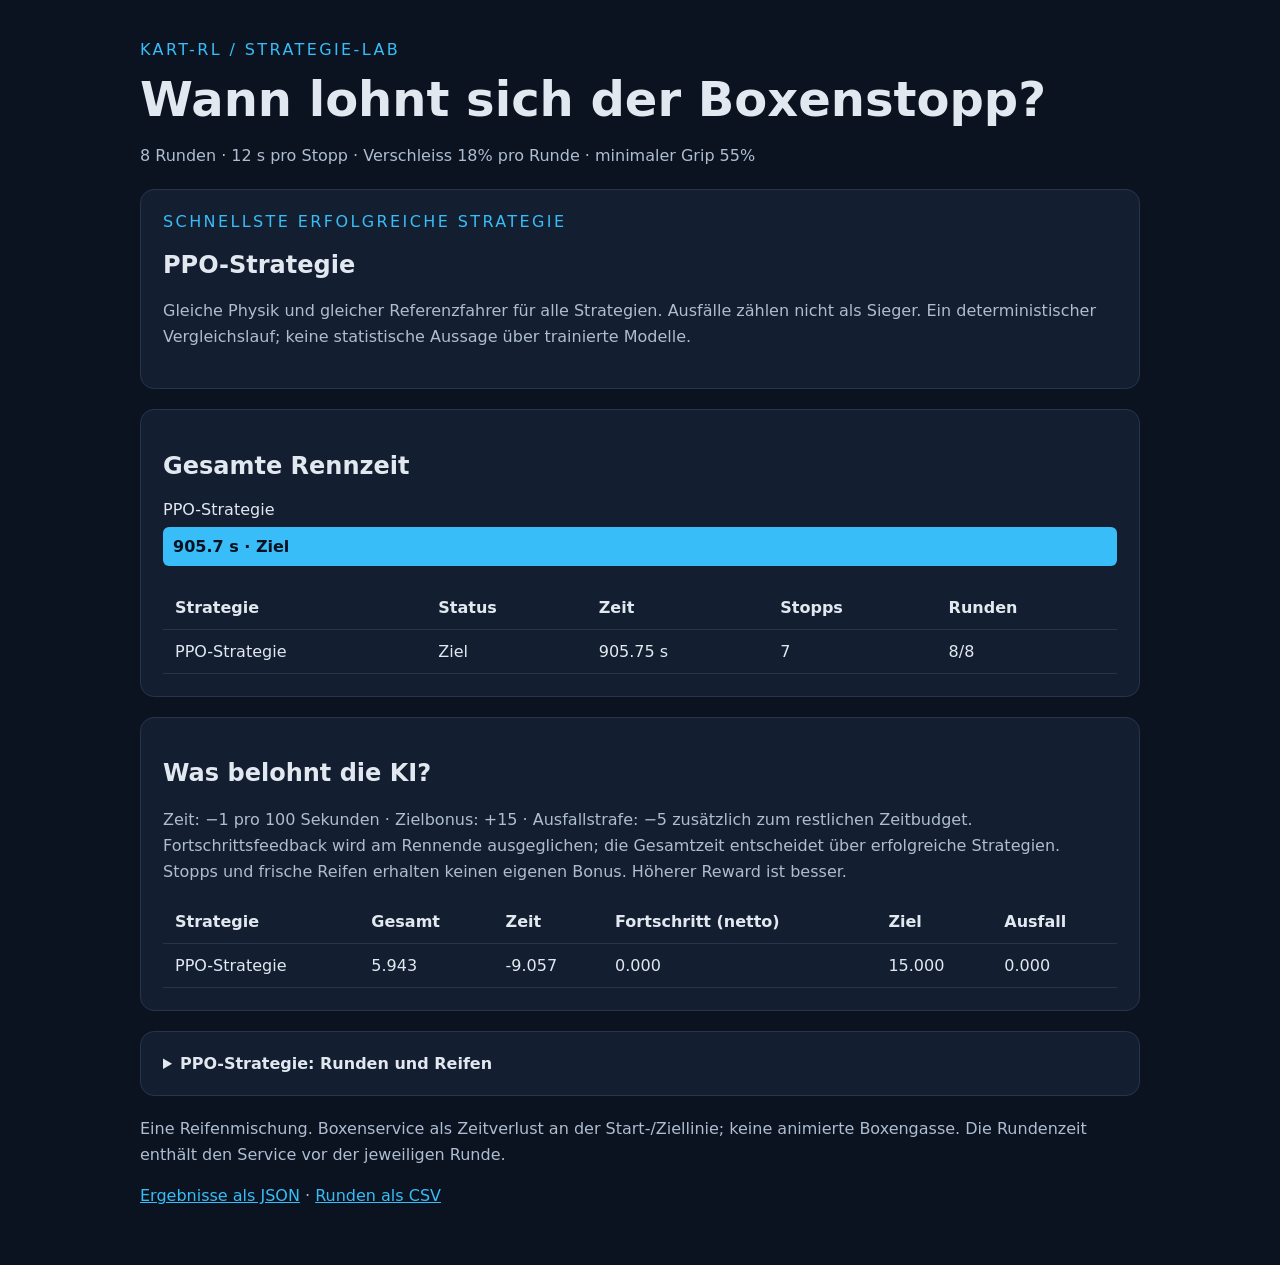
<file: runs/reward_comparison_pilot32/scale_100_seed_0/evaluation/index.html>
<!doctype html><html lang="de"><meta charset="utf-8">
<meta name="viewport" content="width=device-width,initial-scale=1"><title>Kart-RL · Boxenstrategie</title>
<style>body{margin:0;background:#0b1220;color:#e2e8f0;font:16px system-ui}main{max-width:1000px;margin:auto;padding:40px 20px}
h1{font-size:clamp(28px,5vw,48px);margin:12px 0}p{color:#aebdd0;line-height:1.6}.tag{color:#38bdf8;letter-spacing:.15em}
section,details{background:#131e30;border:1px solid #26354d;border-radius:14px;padding:22px;margin:20px 0;overflow:auto}
table{width:100%;border-collapse:collapse;white-space:nowrap}td,th{text-align:left;padding:12px;border-bottom:1px solid #26354d}
.barrow{margin:20px 0}.barrow span{display:block;margin-bottom:8px}.bar{box-sizing:border-box;min-width:150px;padding:10px;border-radius:6px;color:#07111f;font-weight:650}
summary{cursor:pointer;font-weight:650}a{color:#38bdf8}</style><main><div class="tag">KART-RL / STRATEGIE-LAB</div>
<h1>Wann lohnt sich der Boxenstopp?</h1><p>8 Runden · 12 s pro Stopp ·
Verschleiss 18% pro Runde · minimaler Grip 55%</p>
<section><div class="tag">SCHNELLSTE ERFOLGREICHE STRATEGIE</div><h2>PPO-Strategie</h2>
<p>Gleiche Physik und gleicher Referenzfahrer für alle Strategien. Ausfälle zählen nicht als Sieger.
Ein deterministischer Vergleichslauf; keine statistische Aussage über trainierte Modelle.</p></section>
<section><h2>Gesamte Rennzeit</h2><div class="barrow"><span>PPO-Strategie</span><div class="bar" style="width:100.00%;background:#38bdf8">905.7 s · Ziel</div></div><table><tr><th>Strategie</th><th>Status</th><th>Zeit</th>
<th>Stopps</th><th>Runden</th></tr><tr><td>PPO-Strategie</td><td>Ziel</td><td>905.75 s</td><td>7</td><td>8/8</td></tr></table></section>
<section><h2>Was belohnt die KI?</h2><p>Zeit: −1 pro 100 Sekunden ·
Zielbonus: +15 · Ausfallstrafe: −5 zusätzlich zum restlichen Zeitbudget.
Fortschrittsfeedback wird am Rennende ausgeglichen; die Gesamtzeit entscheidet über erfolgreiche Strategien.
Stopps und frische Reifen erhalten keinen eigenen Bonus. Höherer Reward ist besser.</p>
<table><tr><th>Strategie</th><th>Gesamt</th><th>Zeit</th><th>Fortschritt (netto)</th><th>Ziel</th><th>Ausfall</th></tr>
<tr><td>PPO-Strategie</td><td>5.943</td><td>-9.057</td><td>0.000</td><td>15.000</td><td>0.000</td></tr></table></section><details><summary>PPO-Strategie: Runden und Reifen</summary><table><tr><th>Runde</th><th>Zeit inkl. Stopp</th><th>Stopp</th><th>Verschleiss</th><th>Abgeschlossen</th><th>Reward</th></tr><tr><td>1</td><td>103.90 s</td><td>–</td><td>18%</td><td>Ja</td><td>-0.789</td></tr><tr><td>2</td><td>114.55 s</td><td>Ja</td><td>18%</td><td>Ja</td><td>-0.896</td></tr><tr><td>3</td><td>114.55 s</td><td>Ja</td><td>18%</td><td>Ja</td><td>-0.896</td></tr><tr><td>4</td><td>114.55 s</td><td>Ja</td><td>18%</td><td>Ja</td><td>-0.896</td></tr><tr><td>5</td><td>114.55 s</td><td>Ja</td><td>18%</td><td>Ja</td><td>-0.895</td></tr><tr><td>6</td><td>114.55 s</td><td>Ja</td><td>18%</td><td>Ja</td><td>-0.895</td></tr><tr><td>7</td><td>114.55 s</td><td>Ja</td><td>18%</td><td>Ja</td><td>-0.895</td></tr><tr><td>8</td><td>114.55 s</td><td>Ja</td><td>18%</td><td>Ja</td><td>12.105</td></tr></table></details>
<p>Eine Reifenmischung. Boxenservice als Zeitverlust an der Start-/Ziellinie; keine animierte Boxengasse.
Die Rundenzeit enthält den Service vor der jeweiligen Runde.</p>
<p><a href="results.json">Ergebnisse als JSON</a> · <a href="laps.csv">Runden als CSV</a></p></main></html>
</file>
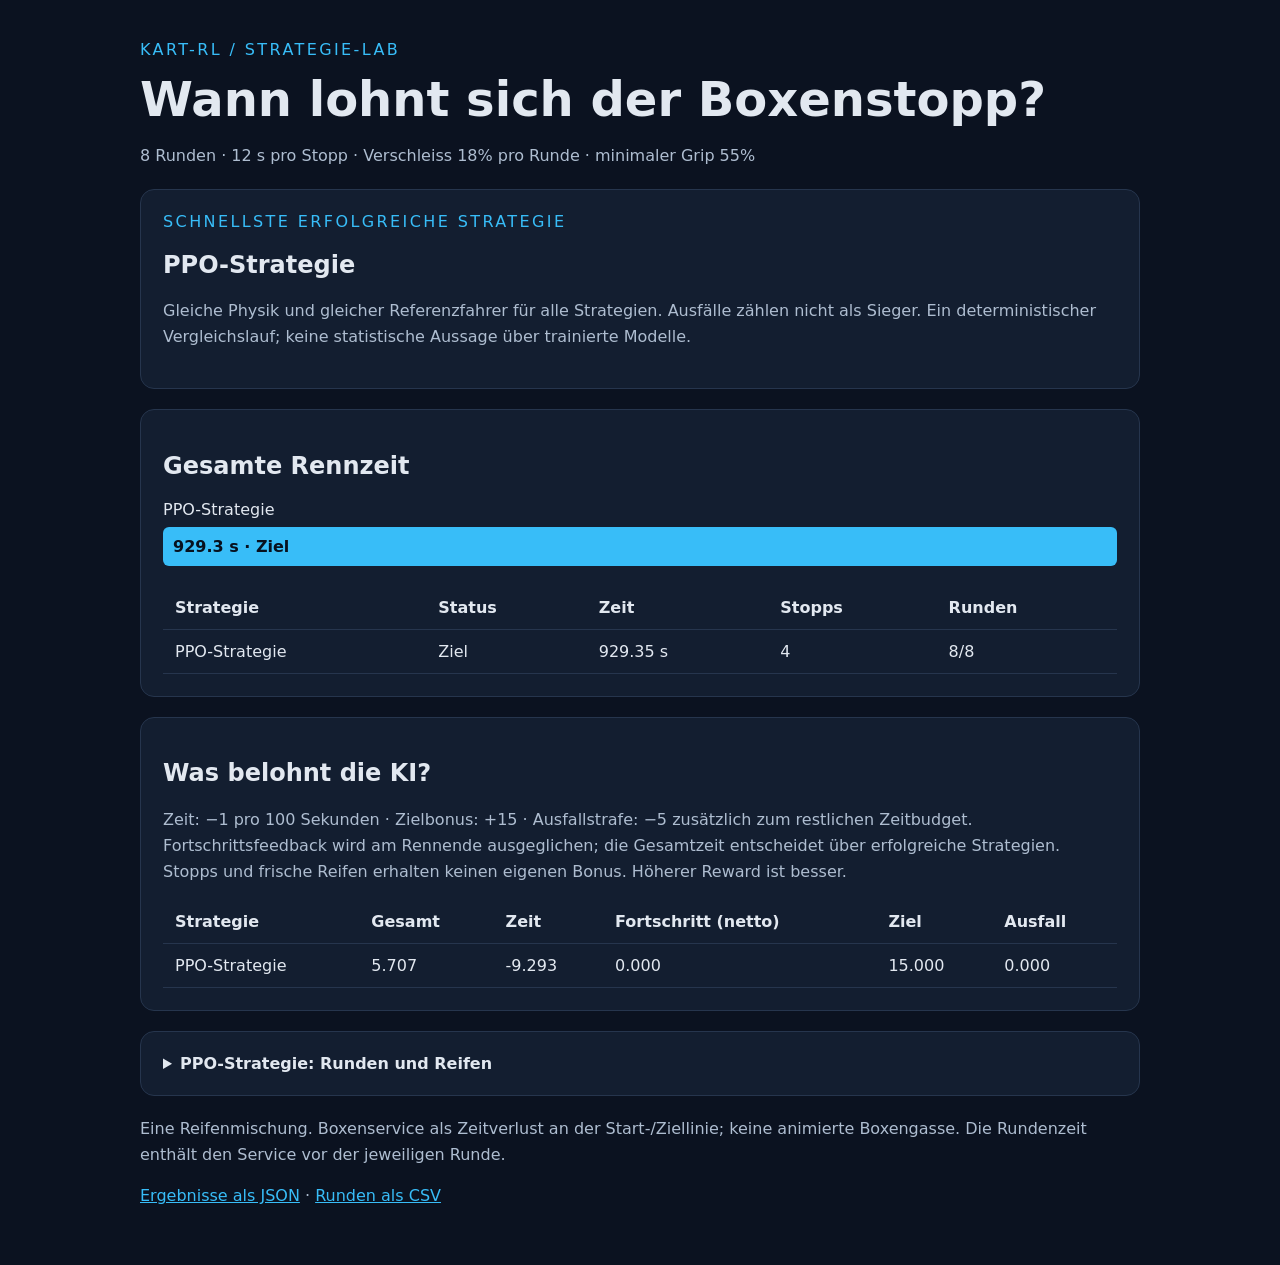
<file: runs/reward_comparison_pilot32/scale_100_seed_1/evaluation/index.html>
<!doctype html><html lang="de"><meta charset="utf-8">
<meta name="viewport" content="width=device-width,initial-scale=1"><title>Kart-RL · Boxenstrategie</title>
<style>body{margin:0;background:#0b1220;color:#e2e8f0;font:16px system-ui}main{max-width:1000px;margin:auto;padding:40px 20px}
h1{font-size:clamp(28px,5vw,48px);margin:12px 0}p{color:#aebdd0;line-height:1.6}.tag{color:#38bdf8;letter-spacing:.15em}
section,details{background:#131e30;border:1px solid #26354d;border-radius:14px;padding:22px;margin:20px 0;overflow:auto}
table{width:100%;border-collapse:collapse;white-space:nowrap}td,th{text-align:left;padding:12px;border-bottom:1px solid #26354d}
.barrow{margin:20px 0}.barrow span{display:block;margin-bottom:8px}.bar{box-sizing:border-box;min-width:150px;padding:10px;border-radius:6px;color:#07111f;font-weight:650}
summary{cursor:pointer;font-weight:650}a{color:#38bdf8}</style><main><div class="tag">KART-RL / STRATEGIE-LAB</div>
<h1>Wann lohnt sich der Boxenstopp?</h1><p>8 Runden · 12 s pro Stopp ·
Verschleiss 18% pro Runde · minimaler Grip 55%</p>
<section><div class="tag">SCHNELLSTE ERFOLGREICHE STRATEGIE</div><h2>PPO-Strategie</h2>
<p>Gleiche Physik und gleicher Referenzfahrer für alle Strategien. Ausfälle zählen nicht als Sieger.
Ein deterministischer Vergleichslauf; keine statistische Aussage über trainierte Modelle.</p></section>
<section><h2>Gesamte Rennzeit</h2><div class="barrow"><span>PPO-Strategie</span><div class="bar" style="width:100.00%;background:#38bdf8">929.3 s · Ziel</div></div><table><tr><th>Strategie</th><th>Status</th><th>Zeit</th>
<th>Stopps</th><th>Runden</th></tr><tr><td>PPO-Strategie</td><td>Ziel</td><td>929.35 s</td><td>4</td><td>8/8</td></tr></table></section>
<section><h2>Was belohnt die KI?</h2><p>Zeit: −1 pro 100 Sekunden ·
Zielbonus: +15 · Ausfallstrafe: −5 zusätzlich zum restlichen Zeitbudget.
Fortschrittsfeedback wird am Rennende ausgeglichen; die Gesamtzeit entscheidet über erfolgreiche Strategien.
Stopps und frische Reifen erhalten keinen eigenen Bonus. Höherer Reward ist besser.</p>
<table><tr><th>Strategie</th><th>Gesamt</th><th>Zeit</th><th>Fortschritt (netto)</th><th>Ziel</th><th>Ausfall</th></tr>
<tr><td>PPO-Strategie</td><td>5.707</td><td>-9.293</td><td>0.000</td><td>15.000</td><td>0.000</td></tr></table></section><details><summary>PPO-Strategie: Runden und Reifen</summary><table><tr><th>Runde</th><th>Zeit inkl. Stopp</th><th>Stopp</th><th>Verschleiss</th><th>Abgeschlossen</th><th>Reward</th></tr><tr><td>1</td><td>103.90 s</td><td>–</td><td>18%</td><td>Ja</td><td>-0.789</td></tr><tr><td>2</td><td>111.05 s</td><td>–</td><td>36%</td><td>Ja</td><td>-0.861</td></tr><tr><td>3</td><td>121.55 s</td><td>–</td><td>54%</td><td>Ja</td><td>-0.966</td></tr><tr><td>4</td><td>134.55 s</td><td>–</td><td>72%</td><td>Ja</td><td>-1.096</td></tr><tr><td>5</td><td>114.65 s</td><td>Ja</td><td>18%</td><td>Ja</td><td>-0.896</td></tr><tr><td>6</td><td>114.55 s</td><td>Ja</td><td>18%</td><td>Ja</td><td>-0.895</td></tr><tr><td>7</td><td>114.55 s</td><td>Ja</td><td>18%</td><td>Ja</td><td>-0.895</td></tr><tr><td>8</td><td>114.55 s</td><td>Ja</td><td>18%</td><td>Ja</td><td>12.105</td></tr></table></details>
<p>Eine Reifenmischung. Boxenservice als Zeitverlust an der Start-/Ziellinie; keine animierte Boxengasse.
Die Rundenzeit enthält den Service vor der jeweiligen Runde.</p>
<p><a href="results.json">Ergebnisse als JSON</a> · <a href="laps.csv">Runden als CSV</a></p></main></html>
</file>
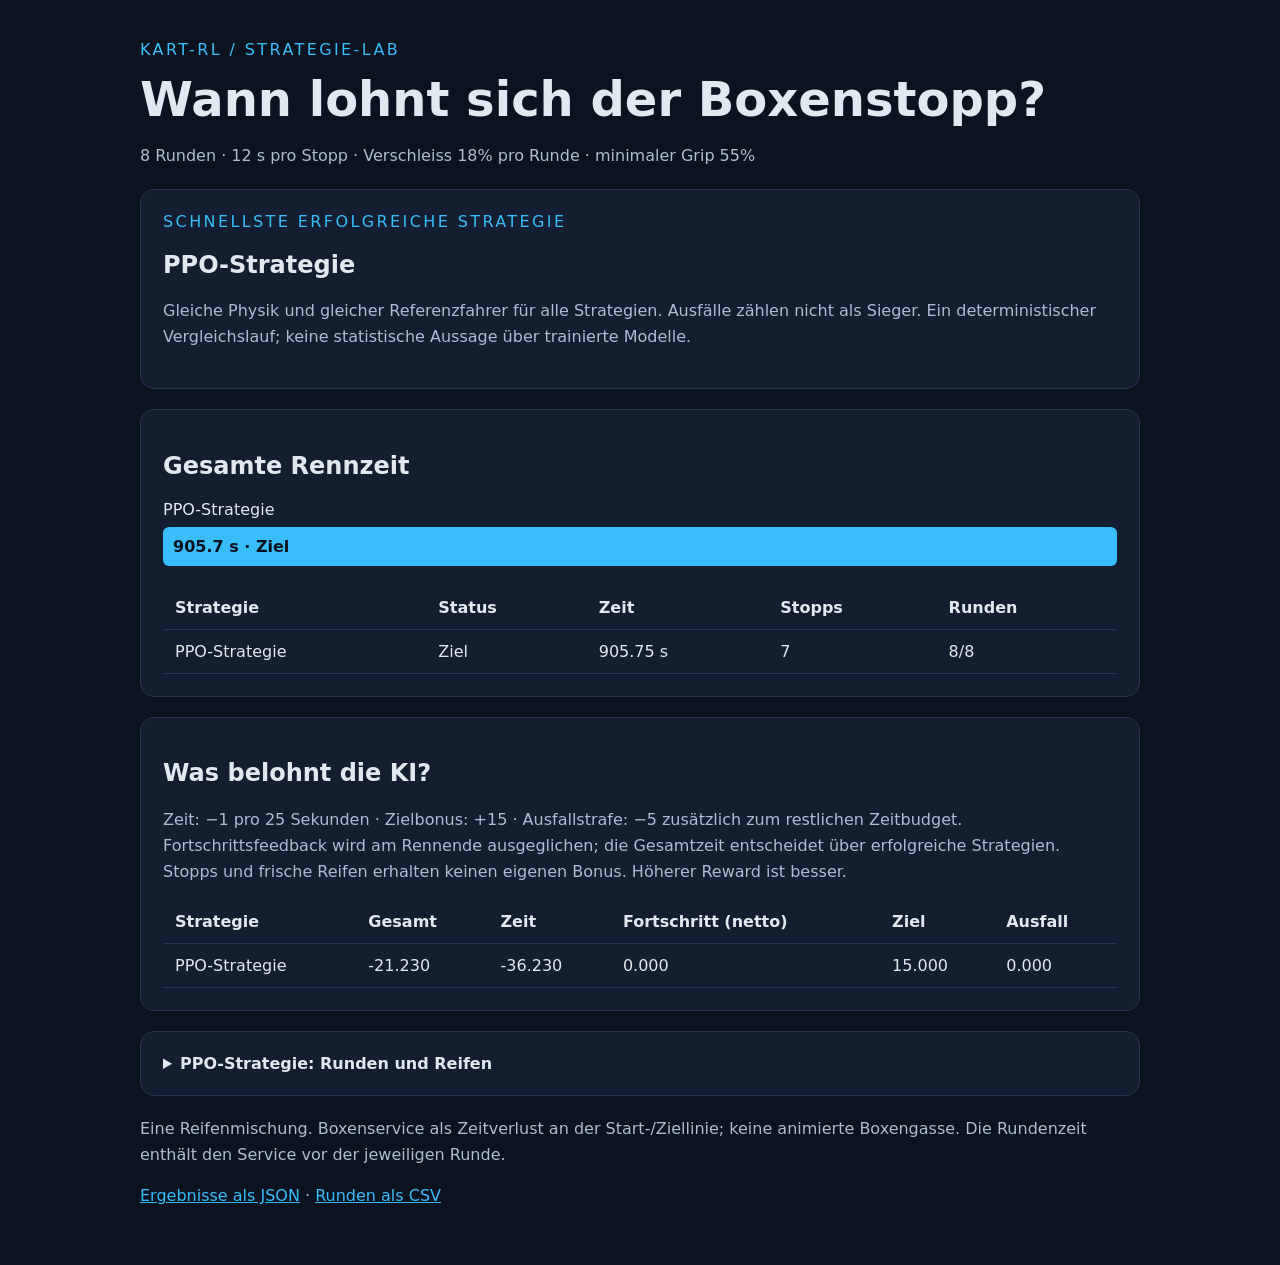
<file: runs/reward_comparison_pilot32/scale_25_seed_0/evaluation/index.html>
<!doctype html><html lang="de"><meta charset="utf-8">
<meta name="viewport" content="width=device-width,initial-scale=1"><title>Kart-RL · Boxenstrategie</title>
<style>body{margin:0;background:#0b1220;color:#e2e8f0;font:16px system-ui}main{max-width:1000px;margin:auto;padding:40px 20px}
h1{font-size:clamp(28px,5vw,48px);margin:12px 0}p{color:#aebdd0;line-height:1.6}.tag{color:#38bdf8;letter-spacing:.15em}
section,details{background:#131e30;border:1px solid #26354d;border-radius:14px;padding:22px;margin:20px 0;overflow:auto}
table{width:100%;border-collapse:collapse;white-space:nowrap}td,th{text-align:left;padding:12px;border-bottom:1px solid #26354d}
.barrow{margin:20px 0}.barrow span{display:block;margin-bottom:8px}.bar{box-sizing:border-box;min-width:150px;padding:10px;border-radius:6px;color:#07111f;font-weight:650}
summary{cursor:pointer;font-weight:650}a{color:#38bdf8}</style><main><div class="tag">KART-RL / STRATEGIE-LAB</div>
<h1>Wann lohnt sich der Boxenstopp?</h1><p>8 Runden · 12 s pro Stopp ·
Verschleiss 18% pro Runde · minimaler Grip 55%</p>
<section><div class="tag">SCHNELLSTE ERFOLGREICHE STRATEGIE</div><h2>PPO-Strategie</h2>
<p>Gleiche Physik und gleicher Referenzfahrer für alle Strategien. Ausfälle zählen nicht als Sieger.
Ein deterministischer Vergleichslauf; keine statistische Aussage über trainierte Modelle.</p></section>
<section><h2>Gesamte Rennzeit</h2><div class="barrow"><span>PPO-Strategie</span><div class="bar" style="width:100.00%;background:#38bdf8">905.7 s · Ziel</div></div><table><tr><th>Strategie</th><th>Status</th><th>Zeit</th>
<th>Stopps</th><th>Runden</th></tr><tr><td>PPO-Strategie</td><td>Ziel</td><td>905.75 s</td><td>7</td><td>8/8</td></tr></table></section>
<section><h2>Was belohnt die KI?</h2><p>Zeit: −1 pro 25 Sekunden ·
Zielbonus: +15 · Ausfallstrafe: −5 zusätzlich zum restlichen Zeitbudget.
Fortschrittsfeedback wird am Rennende ausgeglichen; die Gesamtzeit entscheidet über erfolgreiche Strategien.
Stopps und frische Reifen erhalten keinen eigenen Bonus. Höherer Reward ist besser.</p>
<table><tr><th>Strategie</th><th>Gesamt</th><th>Zeit</th><th>Fortschritt (netto)</th><th>Ziel</th><th>Ausfall</th></tr>
<tr><td>PPO-Strategie</td><td>-21.230</td><td>-36.230</td><td>0.000</td><td>15.000</td><td>0.000</td></tr></table></section><details><summary>PPO-Strategie: Runden und Reifen</summary><table><tr><th>Runde</th><th>Zeit inkl. Stopp</th><th>Stopp</th><th>Verschleiss</th><th>Abgeschlossen</th><th>Reward</th></tr><tr><td>1</td><td>103.90 s</td><td>–</td><td>18%</td><td>Ja</td><td>-3.906</td></tr><tr><td>2</td><td>114.55 s</td><td>Ja</td><td>18%</td><td>Ja</td><td>-4.332</td></tr><tr><td>3</td><td>114.55 s</td><td>Ja</td><td>18%</td><td>Ja</td><td>-4.332</td></tr><tr><td>4</td><td>114.55 s</td><td>Ja</td><td>18%</td><td>Ja</td><td>-4.332</td></tr><tr><td>5</td><td>114.55 s</td><td>Ja</td><td>18%</td><td>Ja</td><td>-4.332</td></tr><tr><td>6</td><td>114.55 s</td><td>Ja</td><td>18%</td><td>Ja</td><td>-4.332</td></tr><tr><td>7</td><td>114.55 s</td><td>Ja</td><td>18%</td><td>Ja</td><td>-4.332</td></tr><tr><td>8</td><td>114.55 s</td><td>Ja</td><td>18%</td><td>Ja</td><td>8.668</td></tr></table></details>
<p>Eine Reifenmischung. Boxenservice als Zeitverlust an der Start-/Ziellinie; keine animierte Boxengasse.
Die Rundenzeit enthält den Service vor der jeweiligen Runde.</p>
<p><a href="results.json">Ergebnisse als JSON</a> · <a href="laps.csv">Runden als CSV</a></p></main></html>
</file>
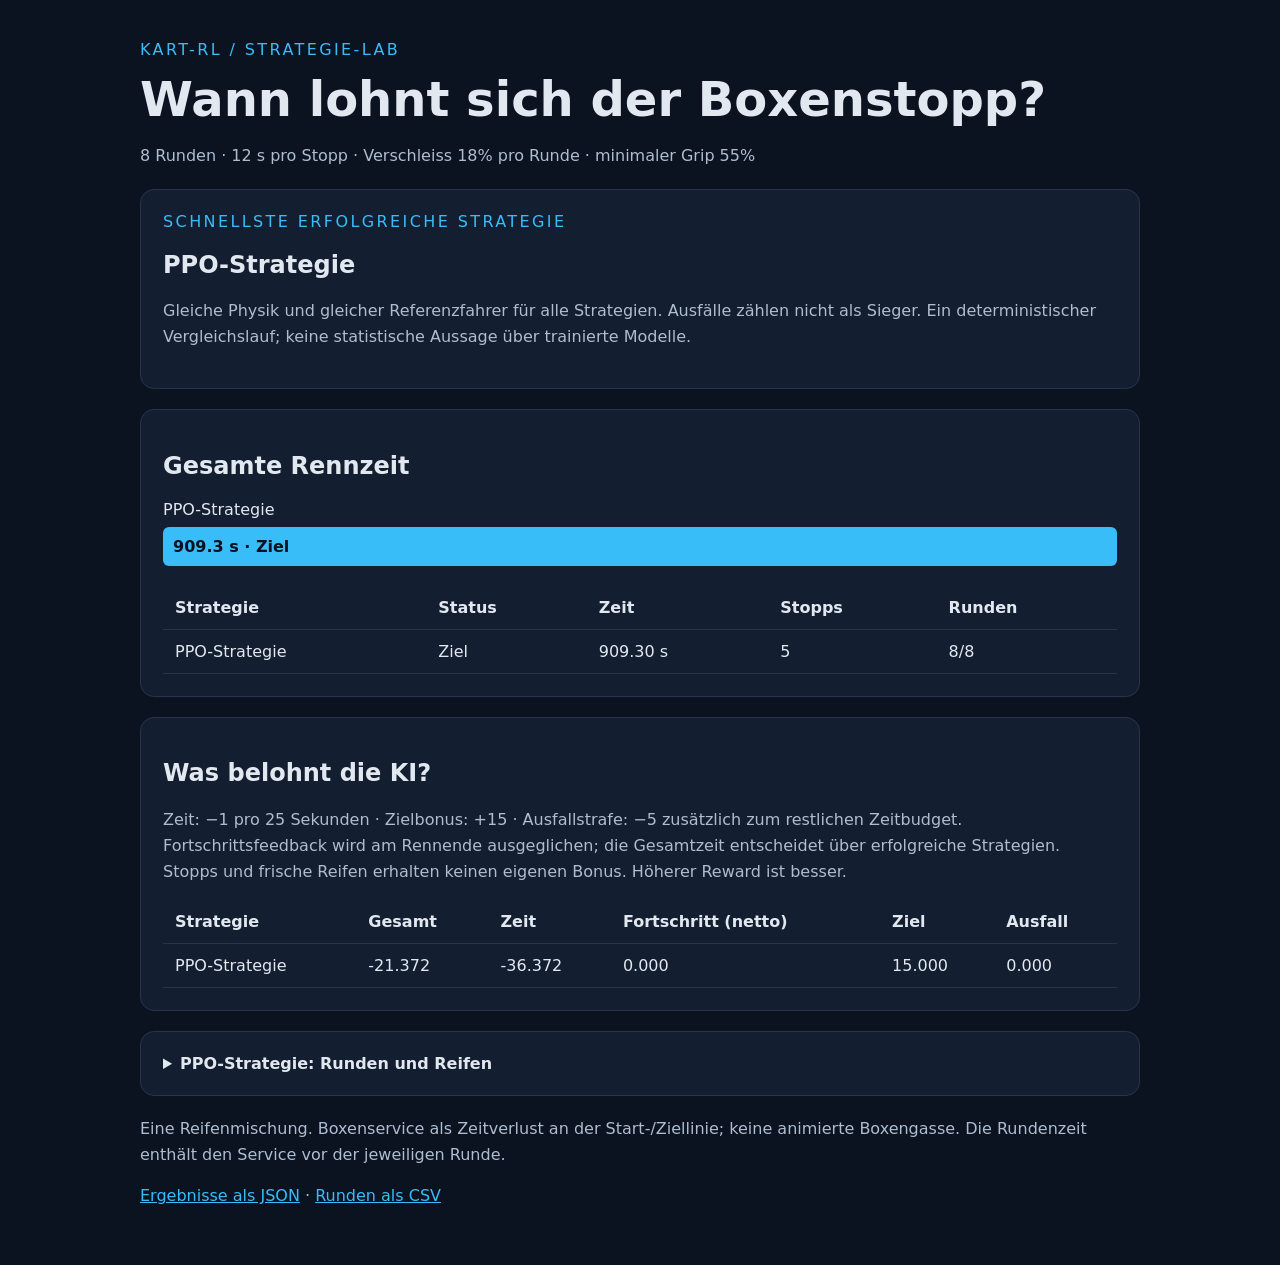
<file: runs/reward_comparison_pilot32/scale_25_seed_1/evaluation/index.html>
<!doctype html><html lang="de"><meta charset="utf-8">
<meta name="viewport" content="width=device-width,initial-scale=1"><title>Kart-RL · Boxenstrategie</title>
<style>body{margin:0;background:#0b1220;color:#e2e8f0;font:16px system-ui}main{max-width:1000px;margin:auto;padding:40px 20px}
h1{font-size:clamp(28px,5vw,48px);margin:12px 0}p{color:#aebdd0;line-height:1.6}.tag{color:#38bdf8;letter-spacing:.15em}
section,details{background:#131e30;border:1px solid #26354d;border-radius:14px;padding:22px;margin:20px 0;overflow:auto}
table{width:100%;border-collapse:collapse;white-space:nowrap}td,th{text-align:left;padding:12px;border-bottom:1px solid #26354d}
.barrow{margin:20px 0}.barrow span{display:block;margin-bottom:8px}.bar{box-sizing:border-box;min-width:150px;padding:10px;border-radius:6px;color:#07111f;font-weight:650}
summary{cursor:pointer;font-weight:650}a{color:#38bdf8}</style><main><div class="tag">KART-RL / STRATEGIE-LAB</div>
<h1>Wann lohnt sich der Boxenstopp?</h1><p>8 Runden · 12 s pro Stopp ·
Verschleiss 18% pro Runde · minimaler Grip 55%</p>
<section><div class="tag">SCHNELLSTE ERFOLGREICHE STRATEGIE</div><h2>PPO-Strategie</h2>
<p>Gleiche Physik und gleicher Referenzfahrer für alle Strategien. Ausfälle zählen nicht als Sieger.
Ein deterministischer Vergleichslauf; keine statistische Aussage über trainierte Modelle.</p></section>
<section><h2>Gesamte Rennzeit</h2><div class="barrow"><span>PPO-Strategie</span><div class="bar" style="width:100.00%;background:#38bdf8">909.3 s · Ziel</div></div><table><tr><th>Strategie</th><th>Status</th><th>Zeit</th>
<th>Stopps</th><th>Runden</th></tr><tr><td>PPO-Strategie</td><td>Ziel</td><td>909.30 s</td><td>5</td><td>8/8</td></tr></table></section>
<section><h2>Was belohnt die KI?</h2><p>Zeit: −1 pro 25 Sekunden ·
Zielbonus: +15 · Ausfallstrafe: −5 zusätzlich zum restlichen Zeitbudget.
Fortschrittsfeedback wird am Rennende ausgeglichen; die Gesamtzeit entscheidet über erfolgreiche Strategien.
Stopps und frische Reifen erhalten keinen eigenen Bonus. Höherer Reward ist besser.</p>
<table><tr><th>Strategie</th><th>Gesamt</th><th>Zeit</th><th>Fortschritt (netto)</th><th>Ziel</th><th>Ausfall</th></tr>
<tr><td>PPO-Strategie</td><td>-21.372</td><td>-36.372</td><td>0.000</td><td>15.000</td><td>0.000</td></tr></table></section><details><summary>PPO-Strategie: Runden und Reifen</summary><table><tr><th>Runde</th><th>Zeit inkl. Stopp</th><th>Stopp</th><th>Verschleiss</th><th>Abgeschlossen</th><th>Reward</th></tr><tr><td>1</td><td>103.90 s</td><td>–</td><td>18%</td><td>Ja</td><td>-3.906</td></tr><tr><td>2</td><td>111.05 s</td><td>–</td><td>36%</td><td>Ja</td><td>-4.192</td></tr><tr><td>3</td><td>121.55 s</td><td>–</td><td>54%</td><td>Ja</td><td>-4.612</td></tr><tr><td>4</td><td>114.60 s</td><td>Ja</td><td>18%</td><td>Ja</td><td>-4.334</td></tr><tr><td>5</td><td>114.55 s</td><td>Ja</td><td>18%</td><td>Ja</td><td>-4.332</td></tr><tr><td>6</td><td>114.55 s</td><td>Ja</td><td>18%</td><td>Ja</td><td>-4.332</td></tr><tr><td>7</td><td>114.55 s</td><td>Ja</td><td>18%</td><td>Ja</td><td>-4.332</td></tr><tr><td>8</td><td>114.55 s</td><td>Ja</td><td>18%</td><td>Ja</td><td>8.668</td></tr></table></details>
<p>Eine Reifenmischung. Boxenservice als Zeitverlust an der Start-/Ziellinie; keine animierte Boxengasse.
Die Rundenzeit enthält den Service vor der jeweiligen Runde.</p>
<p><a href="results.json">Ergebnisse als JSON</a> · <a href="laps.csv">Runden als CSV</a></p></main></html>
</file>
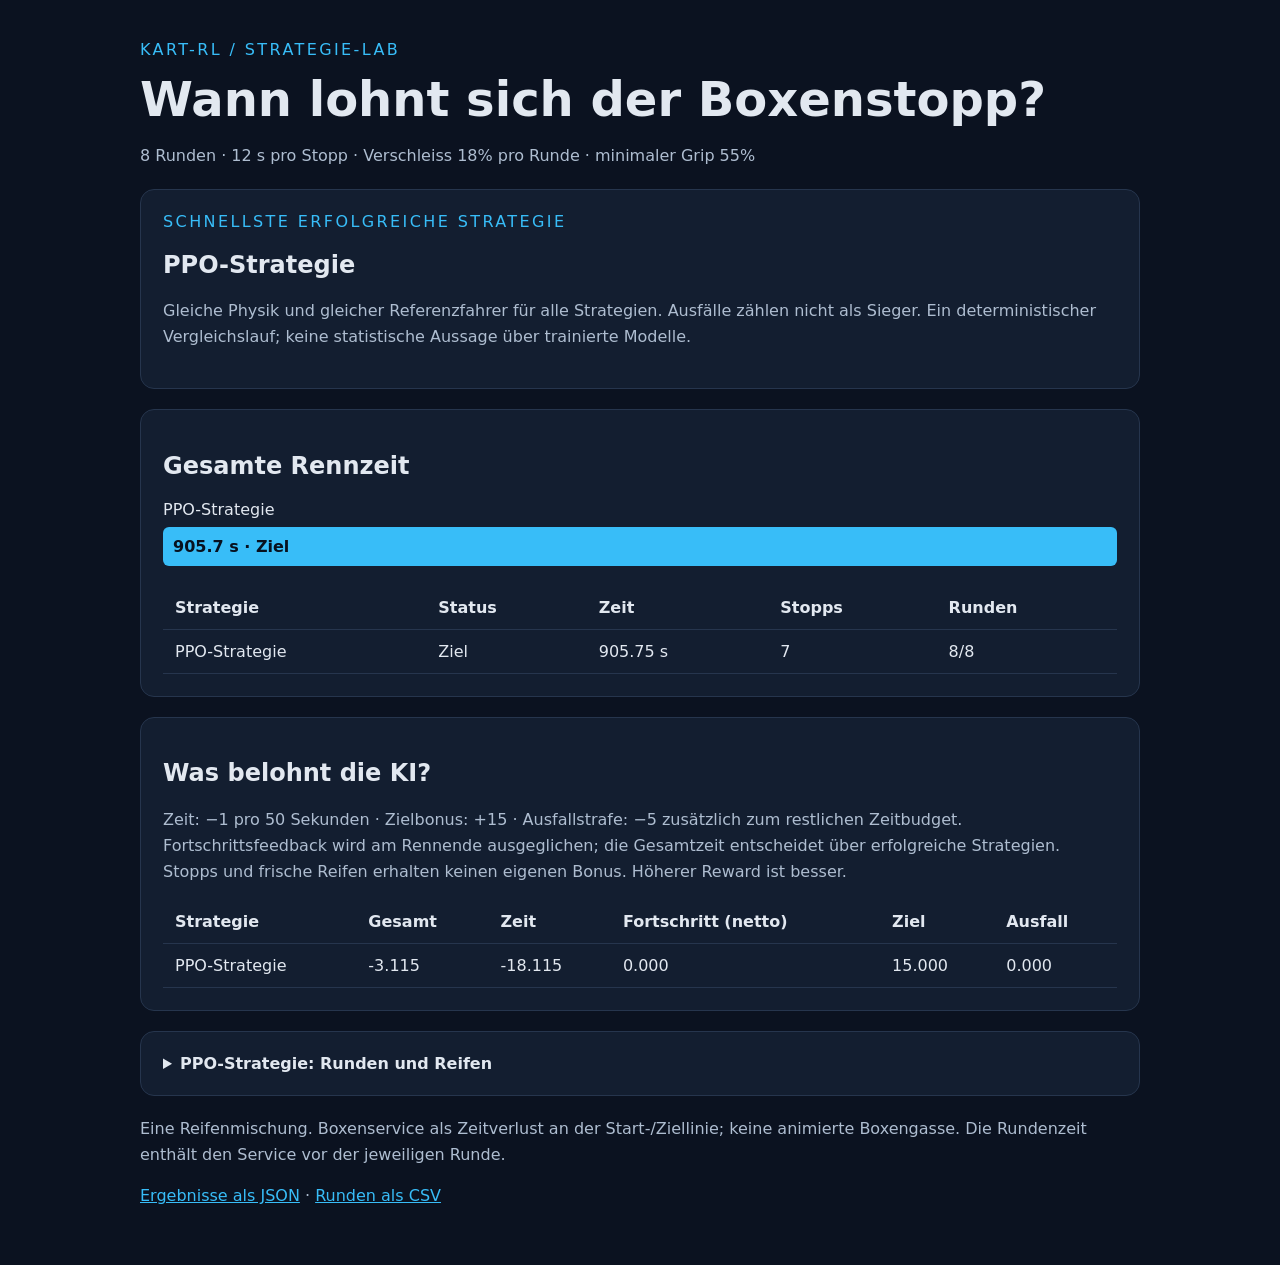
<file: runs/reward_comparison_pilot32/scale_50_seed_0/evaluation/index.html>
<!doctype html><html lang="de"><meta charset="utf-8">
<meta name="viewport" content="width=device-width,initial-scale=1"><title>Kart-RL · Boxenstrategie</title>
<style>body{margin:0;background:#0b1220;color:#e2e8f0;font:16px system-ui}main{max-width:1000px;margin:auto;padding:40px 20px}
h1{font-size:clamp(28px,5vw,48px);margin:12px 0}p{color:#aebdd0;line-height:1.6}.tag{color:#38bdf8;letter-spacing:.15em}
section,details{background:#131e30;border:1px solid #26354d;border-radius:14px;padding:22px;margin:20px 0;overflow:auto}
table{width:100%;border-collapse:collapse;white-space:nowrap}td,th{text-align:left;padding:12px;border-bottom:1px solid #26354d}
.barrow{margin:20px 0}.barrow span{display:block;margin-bottom:8px}.bar{box-sizing:border-box;min-width:150px;padding:10px;border-radius:6px;color:#07111f;font-weight:650}
summary{cursor:pointer;font-weight:650}a{color:#38bdf8}</style><main><div class="tag">KART-RL / STRATEGIE-LAB</div>
<h1>Wann lohnt sich der Boxenstopp?</h1><p>8 Runden · 12 s pro Stopp ·
Verschleiss 18% pro Runde · minimaler Grip 55%</p>
<section><div class="tag">SCHNELLSTE ERFOLGREICHE STRATEGIE</div><h2>PPO-Strategie</h2>
<p>Gleiche Physik und gleicher Referenzfahrer für alle Strategien. Ausfälle zählen nicht als Sieger.
Ein deterministischer Vergleichslauf; keine statistische Aussage über trainierte Modelle.</p></section>
<section><h2>Gesamte Rennzeit</h2><div class="barrow"><span>PPO-Strategie</span><div class="bar" style="width:100.00%;background:#38bdf8">905.7 s · Ziel</div></div><table><tr><th>Strategie</th><th>Status</th><th>Zeit</th>
<th>Stopps</th><th>Runden</th></tr><tr><td>PPO-Strategie</td><td>Ziel</td><td>905.75 s</td><td>7</td><td>8/8</td></tr></table></section>
<section><h2>Was belohnt die KI?</h2><p>Zeit: −1 pro 50 Sekunden ·
Zielbonus: +15 · Ausfallstrafe: −5 zusätzlich zum restlichen Zeitbudget.
Fortschrittsfeedback wird am Rennende ausgeglichen; die Gesamtzeit entscheidet über erfolgreiche Strategien.
Stopps und frische Reifen erhalten keinen eigenen Bonus. Höherer Reward ist besser.</p>
<table><tr><th>Strategie</th><th>Gesamt</th><th>Zeit</th><th>Fortschritt (netto)</th><th>Ziel</th><th>Ausfall</th></tr>
<tr><td>PPO-Strategie</td><td>-3.115</td><td>-18.115</td><td>0.000</td><td>15.000</td><td>0.000</td></tr></table></section><details><summary>PPO-Strategie: Runden und Reifen</summary><table><tr><th>Runde</th><th>Zeit inkl. Stopp</th><th>Stopp</th><th>Verschleiss</th><th>Abgeschlossen</th><th>Reward</th></tr><tr><td>1</td><td>103.90 s</td><td>–</td><td>18%</td><td>Ja</td><td>-1.828</td></tr><tr><td>2</td><td>114.55 s</td><td>Ja</td><td>18%</td><td>Ja</td><td>-2.041</td></tr><tr><td>3</td><td>114.55 s</td><td>Ja</td><td>18%</td><td>Ja</td><td>-2.041</td></tr><tr><td>4</td><td>114.55 s</td><td>Ja</td><td>18%</td><td>Ja</td><td>-2.041</td></tr><tr><td>5</td><td>114.55 s</td><td>Ja</td><td>18%</td><td>Ja</td><td>-2.041</td></tr><tr><td>6</td><td>114.55 s</td><td>Ja</td><td>18%</td><td>Ja</td><td>-2.041</td></tr><tr><td>7</td><td>114.55 s</td><td>Ja</td><td>18%</td><td>Ja</td><td>-2.041</td></tr><tr><td>8</td><td>114.55 s</td><td>Ja</td><td>18%</td><td>Ja</td><td>10.959</td></tr></table></details>
<p>Eine Reifenmischung. Boxenservice als Zeitverlust an der Start-/Ziellinie; keine animierte Boxengasse.
Die Rundenzeit enthält den Service vor der jeweiligen Runde.</p>
<p><a href="results.json">Ergebnisse als JSON</a> · <a href="laps.csv">Runden als CSV</a></p></main></html>
</file>
